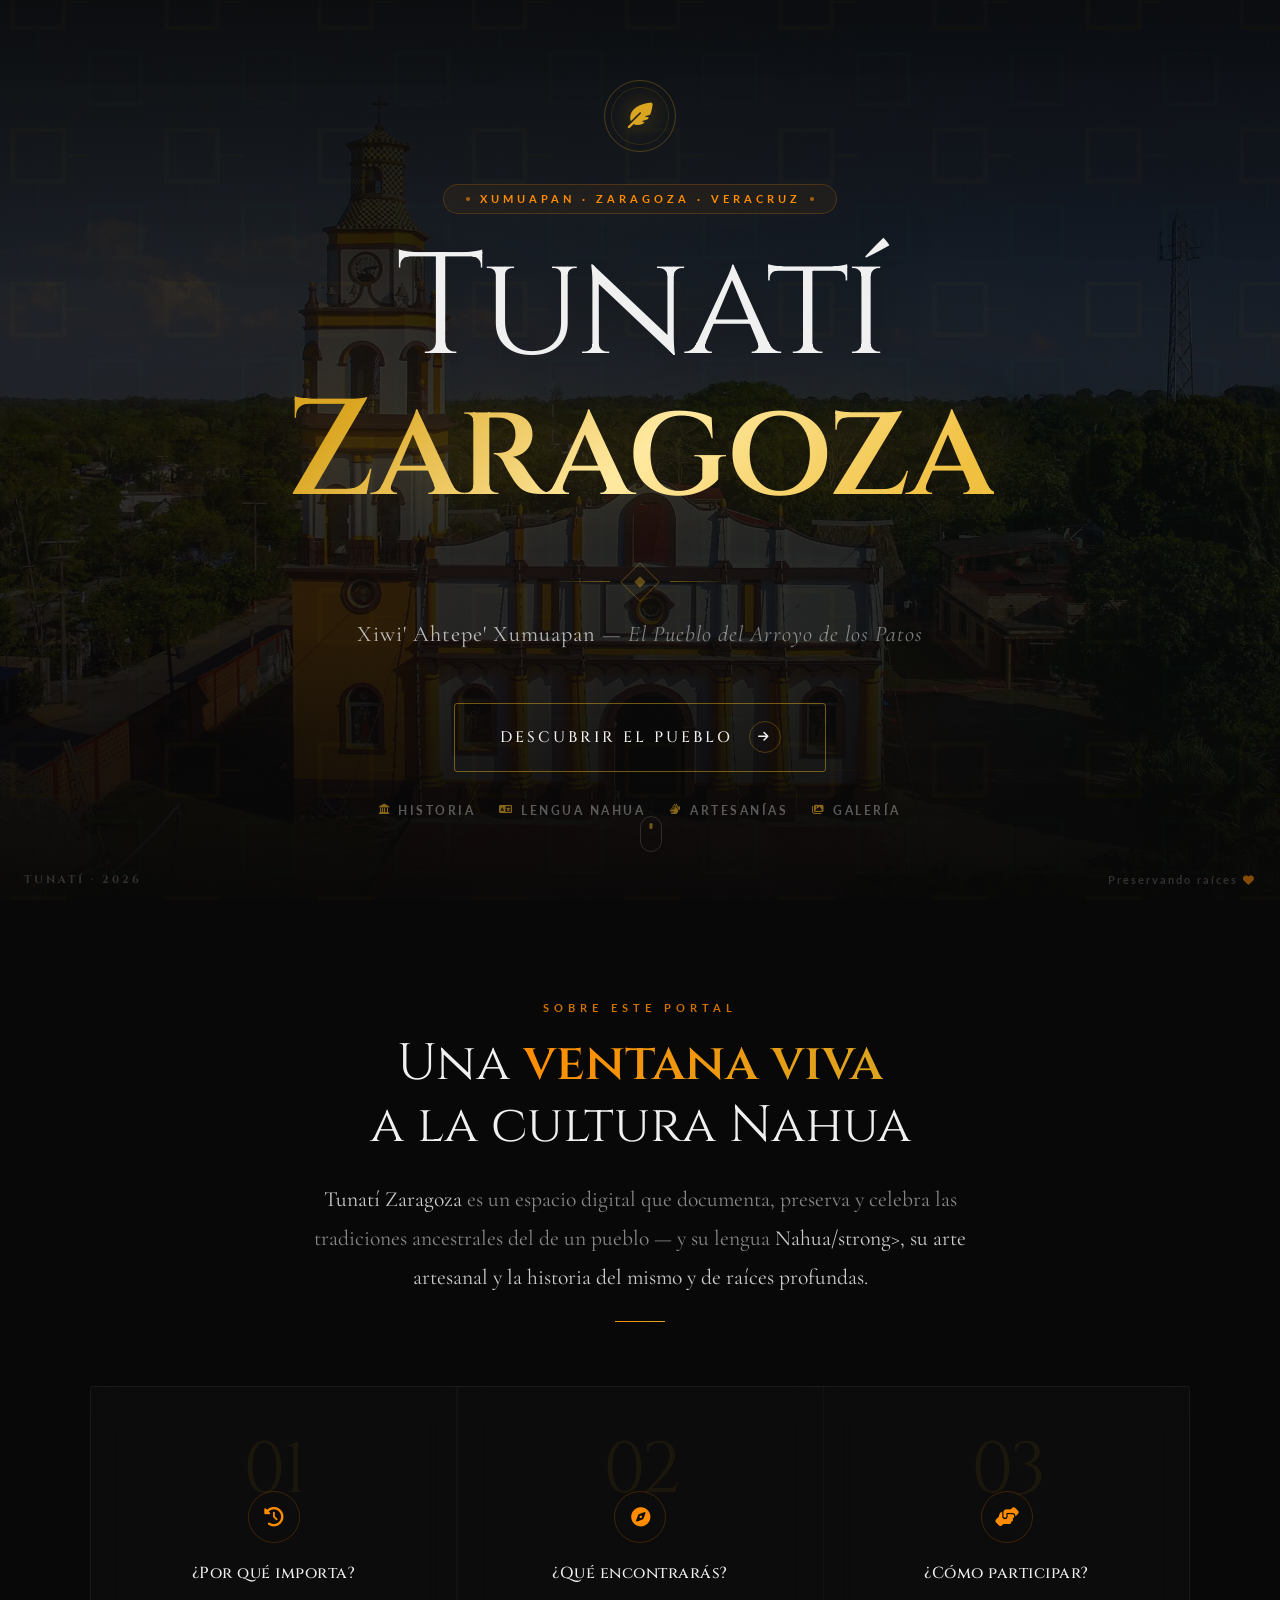
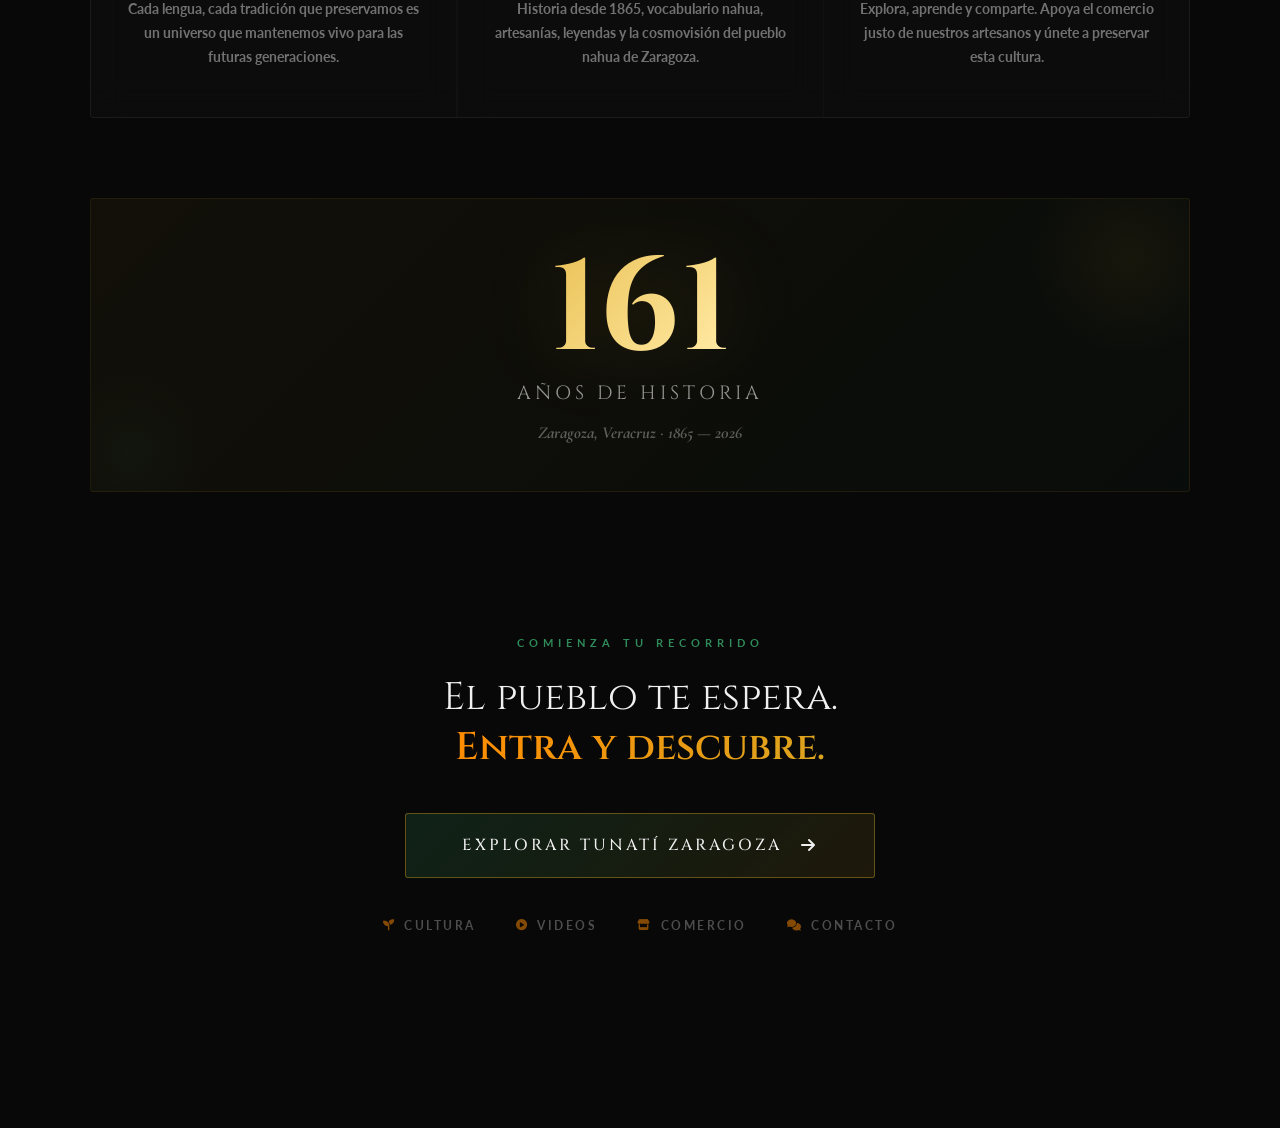
<file: index.html>
<!DOCTYPE html>
<html lang="es">

<head>
  <meta charset="UTF-8">
  <meta name="viewport" content="width=device-width, initial-scale=1.0">
  <meta name="description"
    content="Tunatí Zaragoza – Portal a la cultura nahua de Zaragoza, Veracruz. 161 años de historia viva, tradiciones ancestrales, lengua náhuat.">
  <title>Tunatí Zaragoza · Bienvenida</title>

  <link href="https://fonts.googleapis.com/css2?family=Cinzel:wght@300;400;500;600;700&family=Lato:ital,wght@0,300;0,400;0,700;1,300;1,400&family=Cormorant+Garamond:ital,wght@0,300;0,400;1,300;1,400&display=swap"
    rel="stylesheet">
  <link rel="stylesheet" href="https://cdnjs.cloudflare.com/ajax/libs/font-awesome/6.4.0/css/all.min.css">

  <style>
    /* =========================================
       TUNATÍ ZARAGOZA · PORTAL CULTURAL
       Entrada Cinematográfica · Versión 2.0
       ========================================= */

    :root {
      --primary: #2E8B57;
      --primary-light: #3aad6e;
      --secondary: #FF8C00;
      --accent: #8B5A2B;
      --gold: #DAA520;
      --gold-light: #f0c040;
      --gold-dim: rgba(218, 165, 32, 0.15);
      --dark: #080808;
      --dark-2: #0e0e0e;
      --light: #F0F0F0;
      --light-dim: rgba(240, 240, 240, 0.6);
      --light-faint: rgba(240, 240, 240, 0.25);
      --transition: all 0.5s cubic-bezier(0.25, 0.46, 0.45, 0.94);
    }

    *, *::before, *::after {
      margin: 0;
      padding: 0;
      box-sizing: border-box;
    }

    html {
      font-size: 16px;
      scroll-behavior: smooth;
    }

    body {
      font-family: 'Lato', sans-serif;
      background: var(--dark);
      color: var(--light);
      overflow-x: hidden;
      cursor: default;
    }

    a { text-decoration: none; color: inherit; }
    img { max-width: 100%; display: block; }

    /* ─── PANTALLA DE CARGA ─── */
    #loader {
      position: fixed;
      inset: 0;
      background: var(--dark);
      z-index: 9999;
      display: flex;
      flex-direction: column;
      align-items: center;
      justify-content: center;
      transition: opacity 0.8s ease, visibility 0.8s ease;
    }

    #loader.hidden {
      opacity: 0;
      visibility: hidden;
      pointer-events: none;
    }

    .loader-glyph {
      width: 64px;
      height: 64px;
      margin-bottom: 2rem;
      position: relative;
    }

    .loader-glyph::before, .loader-glyph::after {
      content: '';
      position: absolute;
      inset: 0;
      border-radius: 50%;
      border: 1.5px solid transparent;
    }

    .loader-glyph::before {
      border-top-color: var(--gold);
      border-right-color: var(--gold);
      animation: spinCW 1.2s linear infinite;
    }

    .loader-glyph::after {
      border-bottom-color: var(--primary);
      border-left-color: var(--primary);
      animation: spinCCW 1.8s linear infinite;
    }

    .loader-glyph-center {
      position: absolute;
      inset: 14px;
      background: linear-gradient(135deg, rgba(218,165,32,0.1), rgba(46,139,87,0.1));
      border-radius: 50%;
      display: flex;
      align-items: center;
      justify-content: center;
      font-size: 1.4rem;
      color: var(--gold);
    }

    @keyframes spinCW { to { transform: rotate(360deg); } }
    @keyframes spinCCW { to { transform: rotate(-360deg); } }

    .loader-text {
      font-family: 'Cinzel', serif;
      font-size: 0.75rem;
      letter-spacing: 6px;
      text-transform: uppercase;
      color: rgba(240,240,240,0.3);
      animation: pulse 1.5s ease-in-out infinite;
    }

    @keyframes pulse {
      0%, 100% { opacity: 0.3; }
      50% { opacity: 0.7; }
    }

    /* ─── FONDO CINEMATOGRÁFICO ─── */
    .cinematic-bg {
      position: fixed;
      inset: 0;
      z-index: 0;
    }

    .cinematic-bg img {
      width: 100%;
      height: 100%;
      object-fit: cover;
      opacity: 0.42;
      filter: brightness(0.7) saturate(1.4) contrast(1.05);
      animation: kenBurns 28s ease-in-out infinite alternate;
      transform-origin: center center;
    }

    @keyframes kenBurns {
      0%   { transform: scale(1) translate(0, 0); }
      33%  { transform: scale(1.08) translate(-1.5%, 0.5%); }
      66%  { transform: scale(1.05) translate(1%, -1%); }
      100% { transform: scale(1.12) translate(-2%, -0.5%); }
    }

    /* Capas de color */
    .cinematic-bg::before {
      content: '';
      position: absolute;
      inset: 0;
      background:
        linear-gradient(to bottom,
          rgba(8,8,8,0.88) 0%,
          rgba(8,8,8,0.45) 40%,
          rgba(8,8,8,0.55) 70%,
          rgba(8,8,8,0.96) 100%),
        radial-gradient(ellipse at 20% 25%, rgba(218,165,32,0.09) 0%, transparent 55%),
        radial-gradient(ellipse at 80% 75%, rgba(46,139,87,0.07) 0%, transparent 55%);
      z-index: 1;
    }

    /* ─── PATRÓN DECORATIVO NAHUA ─── */
    .nahua-pattern {
      position: fixed;
      inset: 0;
      z-index: 1;
      pointer-events: none;
      overflow: hidden;
    }

    .nahua-pattern svg {
      position: absolute;
      width: 100%;
      height: 100%;
      opacity: 0.025;
    }

    /* ─── PARTÍCULAS FLOTANTES ─── */
    .particles {
      position: fixed;
      inset: 0;
      z-index: 2;
      pointer-events: none;
    }

    .particle {
      position: absolute;
      border-radius: 50%;
      animation: float linear infinite;
      opacity: 0;
    }

    @keyframes float {
      0%   { opacity: 0; transform: translateY(100vh) rotate(0deg); }
      5%   { opacity: 1; }
      95%  { opacity: 1; }
      100% { opacity: 0; transform: translateY(-10vh) rotate(360deg); }
    }

    /* ─── MAIN WRAPPER ─── */
    .portal {
      position: relative;
      min-height: 100vh;
      z-index: 10;
      display: flex;
      flex-direction: column;
    }

    /* ─── SECCIÓN 1: HERO COMPLETO ─── */
    .hero-section {
      min-height: 100vh;
      display: flex;
      flex-direction: column;
      align-items: center;
      justify-content: center;
      text-align: center;
      padding: 2rem 1.5rem;
      position: relative;
    }

    /* Emblema superior */
    .hero-emblem {
      margin-bottom: 2rem;
      opacity: 0;
      animation: riseUp 1s ease forwards;
      animation-delay: 0.3s;
    }

    .emblem-ring {
      display: inline-flex;
      align-items: center;
      justify-content: center;
      width: 72px;
      height: 72px;
      border: 1px solid rgba(218,165,32,0.3);
      border-radius: 50%;
      position: relative;
    }

    .emblem-ring::before {
      content: '';
      position: absolute;
      inset: 6px;
      border: 1px solid rgba(218,165,32,0.15);
      border-radius: 50%;
    }

    .emblem-ring i {
      font-size: 1.6rem;
      color: var(--gold);
      filter: drop-shadow(0 0 12px rgba(218,165,32,0.4));
    }

    /* Badge de ubicación */
    .location-badge {
      display: inline-flex;
      align-items: center;
      gap: 0.6rem;
      padding: 0.45rem 1.4rem;
      border: 1px solid rgba(255,140,0,0.2);
      border-radius: 60px;
      background: rgba(255,140,0,0.06);
      font-family: 'Lato', sans-serif;
      font-size: 0.7rem;
      font-weight: 700;
      letter-spacing: 4px;
      text-transform: uppercase;
      color: var(--secondary);
      margin-bottom: 1.5rem;
      backdrop-filter: blur(8px);
      -webkit-backdrop-filter: blur(8px);
      opacity: 0;
      animation: riseUp 1s ease forwards;
      animation-delay: 0.5s;
    }

    .location-dot {
      width: 4px;
      height: 4px;
      background: var(--secondary);
      border-radius: 50%;
      opacity: 0.6;
    }

    /* Título principal */
    .hero-title {
      font-family: 'Cinzel', serif;
      font-weight: 300;
      line-height: 1;
      margin-bottom: 1.2rem;
      opacity: 0;
      animation: riseUp 1.2s ease forwards;
      animation-delay: 0.7s;
    }

    .title-line-1 {
      display: block;
      font-size: clamp(4rem, 13vw, 9rem);
      color: var(--light);
      letter-spacing: -0.03em;
      text-shadow: 0 2px 40px rgba(0,0,0,0.5);
      font-weight: 300;
    }

    .title-line-2 {
      display: block;
      font-size: clamp(3.8rem, 12.5vw, 8.5rem);
      font-weight: 600;
      background: linear-gradient(135deg, var(--gold) 10%, #ffe9a0 50%, var(--gold-light) 90%);
      -webkit-background-clip: text;
      -webkit-text-fill-color: transparent;
      background-clip: text;
      letter-spacing: -0.02em;
      filter: drop-shadow(0 0 30px rgba(218,165,32,0.25));
      line-height: 1.05;
    }

    /* Separador decorativo */
    .hero-divider {
      display: flex;
      align-items: center;
      gap: 1rem;
      justify-content: center;
      margin: 1.5rem 0;
      opacity: 0;
      animation: riseUp 1s ease forwards;
      animation-delay: 1s;
    }

    .divider-line {
      height: 1px;
      width: 60px;
      background: linear-gradient(90deg, transparent, rgba(218,165,32,0.5));
    }

    .divider-line.right {
      background: linear-gradient(90deg, rgba(218,165,32,0.5), transparent);
    }

    .divider-glyph {
      width: 28px;
      height: 28px;
      border: 1px solid rgba(218,165,32,0.3);
      transform: rotate(45deg);
      display: flex;
      align-items: center;
      justify-content: center;
    }

    .divider-glyph::after {
      content: '';
      width: 8px;
      height: 8px;
      background: var(--gold);
      opacity: 0.4;
    }

    /* Frase náhuat */
    .hero-nahuatl {
      font-family: 'Cormorant Garamond', serif;
      font-size: clamp(1rem, 2.8vw, 1.4rem);
      font-style: italic;
      color: rgba(240,240,240,0.5);
      letter-spacing: 1px;
      margin-bottom: 3.5rem;
      opacity: 0;
      animation: riseUp 1s ease forwards;
      animation-delay: 1.1s;
    }

    .hero-nahuatl strong {
      color: rgba(240,240,240,0.75);
      font-style: normal;
      font-weight: 400;
    }

    /* Botón de entrada */
    .enter-btn {
      display: inline-flex;
      align-items: center;
      gap: 1rem;
      padding: 1.1rem 2.8rem;
      background: transparent;
      border: 1.5px solid rgba(218,165,32,0.5);
      border-radius: 3px;
      font-family: 'Cinzel', serif;
      font-size: 0.95rem;
      font-weight: 500;
      letter-spacing: 3px;
      text-transform: uppercase;
      color: var(--light);
      position: relative;
      overflow: hidden;
      transition: var(--transition);
      opacity: 0;
      animation: riseUp 1s ease forwards;
      animation-delay: 1.3s;
      cursor: pointer;
    }

    .enter-btn::before {
      content: '';
      position: absolute;
      inset: 0;
      background: linear-gradient(135deg, rgba(218,165,32,0.12), rgba(46,139,87,0.08));
      opacity: 0;
      transition: opacity 0.4s ease;
    }

    .enter-btn::after {
      content: '';
      position: absolute;
      bottom: 0;
      left: 0;
      width: 0;
      height: 1.5px;
      background: linear-gradient(90deg, var(--gold), var(--primary-light));
      transition: width 0.5s ease;
    }

    .enter-btn:hover {
      border-color: rgba(218,165,32,0.8);
      color: var(--gold-light);
      transform: translateY(-3px);
      box-shadow: 0 15px 40px -10px rgba(218,165,32,0.15);
    }

    .enter-btn:hover::before { opacity: 1; }
    .enter-btn:hover::after { width: 100%; }

    .enter-btn .btn-arrow {
      display: inline-flex;
      align-items: center;
      justify-content: center;
      width: 32px;
      height: 32px;
      border: 1px solid rgba(218,165,32,0.3);
      border-radius: 50%;
      font-size: 0.75rem;
      transition: transform 0.3s ease;
    }

    .enter-btn:hover .btn-arrow {
      transform: translateX(3px);
      border-color: rgba(218,165,32,0.7);
      background: rgba(218,165,32,0.1);
    }

    /* Links secundarios */
    .hero-secondary-links {
      display: flex;
      justify-content: center;
      gap: 1.5rem;
      margin-top: 2rem;
      flex-wrap: wrap;
      opacity: 0;
      animation: riseUp 1s ease forwards;
      animation-delay: 1.5s;
    }

    .sec-link {
      display: inline-flex;
      align-items: center;
      gap: 0.4rem;
      font-size: 0.72rem;
      font-weight: 700;
      letter-spacing: 2.5px;
      text-transform: uppercase;
      color: rgba(240,240,240,0.35);
      transition: color 0.3s ease;
      padding-bottom: 2px;
      border-bottom: 1px solid transparent;
    }

    .sec-link:hover {
      color: rgba(240,240,240,0.7);
      border-bottom-color: rgba(218,165,32,0.3);
    }

    .sec-link i { font-size: 0.65rem; color: var(--gold); opacity: 0.6; }

    /* Scroll indicator */
    .scroll-hint {
      position: absolute;
      bottom: 2.5rem;
      left: 50%;
      transform: translateX(-50%);
      display: flex;
      flex-direction: column;
      align-items: center;
      gap: 0.5rem;
      opacity: 0;
      animation: riseUp 1s ease forwards;
      animation-delay: 1.8s;
    }

    .scroll-hint span {
      font-size: 0.62rem;
      letter-spacing: 4px;
      text-transform: uppercase;
      color: rgba(240,240,240,0.25);
    }

    .scroll-mouse {
      width: 22px;
      height: 36px;
      border: 1.5px solid rgba(240,240,240,0.15);
      border-radius: 11px;
      position: relative;
    }

    .scroll-mouse::after {
      content: '';
      position: absolute;
      top: 6px;
      left: 50%;
      transform: translateX(-50%);
      width: 3px;
      height: 6px;
      background: rgba(218,165,32,0.5);
      border-radius: 2px;
      animation: scrollDrop 2s ease-in-out infinite;
    }

    @keyframes scrollDrop {
      0%, 100% { opacity: 1; top: 6px; }
      50% { opacity: 0; top: 18px; }
    }

    /* ─── SECCIÓN 2: INTRO NARRATIVA ─── */
    .intro-section {
      padding: 6rem 1.5rem;
      position: relative;
      z-index: 10;
    }

    .intro-container {
      max-width: 1100px;
      margin: 0 auto;
    }

    .intro-header {
      text-align: center;
      margin-bottom: 4rem;
    }

    .micro-label {
      display: inline-block;
      font-size: 0.68rem;
      font-weight: 700;
      letter-spacing: 5px;
      text-transform: uppercase;
      color: var(--secondary);
      margin-bottom: 1.2rem;
      opacity: 0.8;
    }

    .intro-title {
      font-family: 'Cinzel', serif;
      font-size: clamp(2rem, 5vw, 3.2rem);
      font-weight: 300;
      color: var(--light);
      margin-bottom: 1.5rem;
      line-height: 1.2;
    }

    .intro-title em {
      font-style: normal;
      background: linear-gradient(120deg, var(--secondary), var(--gold));
      -webkit-background-clip: text;
      -webkit-text-fill-color: transparent;
      background-clip: text;
      font-weight: 600;
    }

    .intro-lead {
      font-family: 'Cormorant Garamond', serif;
      font-size: clamp(1.1rem, 2.2vw, 1.35rem);
      color: rgba(240,240,240,0.55);
      line-height: 1.8;
      max-width: 700px;
      margin: 0 auto;
    }

    .intro-lead strong {
      color: rgba(240,240,240,0.85);
      font-weight: 400;
    }

    .oro-line {
      width: 50px;
      height: 1.5px;
      background: linear-gradient(90deg, var(--secondary), var(--gold));
      margin: 1.5rem auto 0;
    }

    /* ─── TRES PILARES ─── */
    .pillars-grid {
      display: grid;
      grid-template-columns: repeat(3, 1fr);
      gap: 1.5px;
      background: rgba(255,255,255,0.04);
      border: 1px solid rgba(255,255,255,0.04);
      border-radius: 4px;
      overflow: hidden;
      margin-bottom: 5rem;
    }

    .pillar-card {
      background: rgba(10,10,10,0.7);
      backdrop-filter: blur(16px);
      -webkit-backdrop-filter: blur(16px);
      padding: 3rem 2rem;
      text-align: center;
      position: relative;
      overflow: hidden;
      transition: background 0.4s ease;
      cursor: default;
    }

    .pillar-card::before {
      content: '';
      position: absolute;
      top: 0;
      left: 0;
      right: 0;
      height: 2px;
      background: linear-gradient(90deg, transparent, var(--gold), transparent);
      transform: scaleX(0);
      transition: transform 0.5s ease;
    }

    .pillar-card:hover::before { transform: scaleX(1); }

    .pillar-card:hover {
      background: rgba(14,14,14,0.9);
    }

    .pillar-number {
      font-family: 'Cinzel', serif;
      font-size: 4.5rem;
      font-weight: 300;
      color: rgba(218,165,32,0.08);
      line-height: 1;
      margin-bottom: -1rem;
      letter-spacing: -3px;
      transition: color 0.4s ease;
    }

    .pillar-card:hover .pillar-number { color: rgba(218,165,32,0.12); }

    .pillar-icon {
      display: inline-flex;
      align-items: center;
      justify-content: center;
      width: 52px;
      height: 52px;
      border: 1px solid rgba(255,140,0,0.2);
      border-radius: 50%;
      margin-bottom: 1.2rem;
      font-size: 1.2rem;
      color: var(--secondary);
      transition: all 0.4s ease;
      position: relative;
    }

    .pillar-card:hover .pillar-icon {
      border-color: rgba(218,165,32,0.4);
      color: var(--gold);
      box-shadow: 0 0 20px rgba(218,165,32,0.1);
    }

    .pillar-title {
      font-family: 'Cinzel', serif;
      font-size: 1rem;
      font-weight: 500;
      color: var(--light);
      margin-bottom: 0.8rem;
      letter-spacing: 0.5px;
    }

    .pillar-text {
      font-size: 0.88rem;
      color: rgba(240,240,240,0.45);
      line-height: 1.7;
      font-family: 'Lato', sans-serif;
    }

    /* ─── HITO: 161 AÑOS ─── */
    .milestone-strip {
      margin: 0 0 5rem;
      padding: 3rem 2rem;
      background: linear-gradient(135deg, rgba(218,165,32,0.05) 0%, rgba(46,139,87,0.04) 100%);
      border: 1px solid rgba(218,165,32,0.1);
      border-radius: 3px;
      text-align: center;
      position: relative;
      overflow: hidden;
    }

    .milestone-strip::before {
      content: '';
      position: absolute;
      top: -40px; right: -40px;
      width: 200px; height: 200px;
      border-radius: 50%;
      background: radial-gradient(circle, rgba(218,165,32,0.06), transparent 70%);
      pointer-events: none;
    }

    .milestone-strip::after {
      content: '';
      position: absolute;
      bottom: -40px; left: -40px;
      width: 160px; height: 160px;
      border-radius: 50%;
      background: radial-gradient(circle, rgba(46,139,87,0.05), transparent 70%);
      pointer-events: none;
    }

    .milestone-number {
      font-family: 'Cinzel', serif;
      font-size: clamp(4rem, 12vw, 8rem);
      font-weight: 700;
      line-height: 1;
      background: linear-gradient(135deg, var(--gold) 20%, #ffe8a0 60%, var(--gold-light));
      -webkit-background-clip: text;
      -webkit-text-fill-color: transparent;
      background-clip: text;
      filter: drop-shadow(0 0 40px rgba(218,165,32,0.15));
      display: block;
    }

    .milestone-label {
      font-family: 'Cinzel', serif;
      font-size: clamp(0.9rem, 2.5vw, 1.2rem);
      font-weight: 400;
      color: rgba(240,240,240,0.6);
      letter-spacing: 4px;
      text-transform: uppercase;
      margin-top: 0.3rem;
    }

    .milestone-sub {
      font-family: 'Cormorant Garamond', serif;
      font-style: italic;
      font-size: 1.05rem;
      color: rgba(240,240,240,0.35);
      margin-top: 1rem;
    }

    /* ─── CTA FINAL ─── */
    .cta-section {
      text-align: center;
      padding: 4rem 1.5rem 6rem;
    }

    .cta-label {
      font-size: 0.68rem;
      font-weight: 700;
      letter-spacing: 5px;
      text-transform: uppercase;
      color: var(--primary-light);
      margin-bottom: 1.5rem;
      opacity: 0.8;
    }

    .cta-text {
      font-family: 'Cinzel', serif;
      font-size: clamp(1.5rem, 4vw, 2.4rem);
      font-weight: 300;
      color: var(--light);
      margin-bottom: 2.5rem;
      line-height: 1.3;
    }

    .cta-text strong {
      background: linear-gradient(120deg, var(--secondary), var(--gold));
      -webkit-background-clip: text;
      -webkit-text-fill-color: transparent;
      background-clip: text;
      font-weight: 600;
    }

    .cta-main-btn {
      display: inline-flex;
      align-items: center;
      gap: 1.2rem;
      padding: 1.3rem 3.5rem;
      background: linear-gradient(135deg, rgba(46,139,87,0.2), rgba(218,165,32,0.1));
      border: 1.5px solid rgba(218,165,32,0.4);
      border-radius: 3px;
      font-family: 'Cinzel', serif;
      font-size: 1rem;
      font-weight: 500;
      letter-spacing: 3px;
      text-transform: uppercase;
      color: var(--light);
      position: relative;
      overflow: hidden;
      transition: all 0.5s cubic-bezier(0.25, 0.46, 0.45, 0.94);
      cursor: pointer;
    }

    .cta-main-btn::before {
      content: '';
      position: absolute;
      inset: 0;
      background: linear-gradient(135deg, rgba(46,139,87,0.35), rgba(218,165,32,0.2));
      opacity: 0;
      transition: opacity 0.4s ease;
    }

    .cta-main-btn:hover {
      border-color: rgba(218,165,32,0.7);
      transform: translateY(-4px);
      box-shadow: 0 20px 50px -10px rgba(46,139,87,0.25), 0 0 0 1px rgba(218,165,32,0.1);
      color: var(--gold-light);
    }

    .cta-main-btn:hover::before { opacity: 1; }

    .cta-main-btn span { position: relative; z-index: 1; }
    .cta-main-btn i  { position: relative; z-index: 1; transition: transform 0.3s ease; }
    .cta-main-btn:hover i { transform: translateX(5px); }

    .cta-links-row {
      display: flex;
      justify-content: center;
      gap: 2.5rem;
      margin-top: 2.5rem;
      flex-wrap: wrap;
    }

    .cta-sec-link {
      display: inline-flex;
      align-items: center;
      gap: 0.5rem;
      font-size: 0.75rem;
      font-weight: 700;
      letter-spacing: 2.5px;
      text-transform: uppercase;
      color: rgba(240,240,240,0.3);
      border-bottom: 1px solid transparent;
      padding-bottom: 2px;
      transition: all 0.3s ease;
    }

    .cta-sec-link i { font-size: 0.7rem; color: var(--secondary); opacity: 0.5; }
    .cta-sec-link:hover { color: rgba(240,240,240,0.6); border-bottom-color: rgba(255,140,0,0.3); }

    /* ─── FOOTER PORTAL ─── */
    .portal-footer-bar {
      position: fixed;
      bottom: 0;
      left: 0;
      right: 0;
      z-index: 10;
      padding: 0.8rem 1.5rem;
      display: flex;
      align-items: center;
      justify-content: space-between;
      pointer-events: none;
    }

    .footer-year {
      font-size: 0.68rem;
      letter-spacing: 3px;
      color: rgba(240,240,240,0.18);
      font-family: 'Cinzel', serif;
    }

    .footer-heart {
      font-size: 0.68rem;
      letter-spacing: 2px;
      color: rgba(240,240,240,0.18);
    }

    .footer-heart i { color: var(--secondary); opacity: 0.5; }

    /* ─── ANIMACIONES ─── */
    @keyframes riseUp {
      from { opacity: 0; transform: translateY(30px); }
      to   { opacity: 1; transform: translateY(0); }
    }

    .reveal {
      opacity: 0;
      transform: translateY(25px);
      transition: opacity 0.9s ease, transform 0.9s ease;
    }

    .reveal.visible {
      opacity: 1;
      transform: translateY(0);
    }

    .reveal-delay-1 { transition-delay: 0.1s; }
    .reveal-delay-2 { transition-delay: 0.22s; }
    .reveal-delay-3 { transition-delay: 0.34s; }

    /* ─── RESPONSIVE ─── */
    @media (max-width: 768px) {
      .pillars-grid {
        grid-template-columns: 1fr;
        gap: 1px;
      }

      .title-line-1 { font-size: clamp(3.5rem, 16vw, 5.5rem); }
      .title-line-2 { font-size: clamp(3.2rem, 15vw, 5rem); }

      .hero-secondary-links { gap: 1rem; }
    }

    @media (max-width: 480px) {
      .enter-btn {
        padding: 1rem 2rem;
        font-size: 0.85rem;
        letter-spacing: 2px;
      }

      .cta-main-btn {
        padding: 1.1rem 2.2rem;
        font-size: 0.9rem;
        width: 100%;
        justify-content: center;
      }

      .cta-links-row { gap: 1.2rem; }
    }

    /* ─── CUSTOM SCROLLBAR ─── */
    ::-webkit-scrollbar { width: 4px; }
    ::-webkit-scrollbar-track { background: var(--dark); }
    ::-webkit-scrollbar-thumb { background: rgba(218,165,32,0.3); border-radius: 2px; }
    ::-webkit-scrollbar-thumb:hover { background: rgba(218,165,32,0.5); }
  </style>
</head>

<body>

  <!-- ══════ LOADER ══════ -->
  <div id="loader">
    <div class="loader-glyph">
      <div class="loader-glyph-center">
        <i class="fas fa-feather-alt"></i>
      </div>
    </div>
    <p class="loader-text">Cargando cultura viva</p>
  </div>

  <!-- ══════ FONDO CINEMATOGRÁFICO ══════ -->
  <div class="cinematic-bg">
    <img src="assets/img/fondo_intro.jpg" alt="Zaragoza Veracruz – Cultura Nahua">
  </div>

  <!-- Patrón decorativo Nahua (SVG geométrico) -->
  <div class="nahua-pattern">
    <svg viewBox="0 0 100 100" preserveAspectRatio="xMidYMid slice" xmlns="http://www.w3.org/2000/svg">
      <defs>
        <pattern id="nahua-geo" x="0" y="0" width="12" height="12" patternUnits="userSpaceOnUse">
          <rect x="1" y="1" width="4" height="4" fill="none" stroke="#DAA520" stroke-width="0.4"/>
          <rect x="7" y="7" width="4" height="4" fill="none" stroke="#2E8B57" stroke-width="0.4"/>
          <line x1="5" y1="3" x2="7" y2="3" stroke="#DAA520" stroke-width="0.2"/>
          <line x1="3" y1="5" x2="3" y2="7" stroke="#2E8B57" stroke-width="0.2"/>
        </pattern>
      </defs>
      <rect width="100%" height="100%" fill="url(#nahua-geo)"/>
    </svg>
  </div>

  <!-- Partículas flotantes -->
  <div class="particles" id="particles"></div>

  <!-- ══════ PORTAL PRINCIPAL ══════ -->
  <main class="portal">

    <!-- ── HERO ── -->
    <section class="hero-section">

      <!-- Emblema -->
      <div class="hero-emblem">
        <div class="emblem-ring">
          <i class="fas fa-feather-alt"></i>
        </div>
      </div>

      <!-- Ubicación -->
      <div class="location-badge">
        <span class="location-dot"></span>
        Xumuapan · Zaragoza · Veracruz
        <span class="location-dot"></span>
      </div>

      <!-- Título -->
      <h1 class="hero-title">
        <span class="title-line-1">Tunatí</span>
        <span class="title-line-2">Zaragoza</span>
      </h1>

      <!-- Divisor decorativo -->
      <div class="hero-divider">
        <div class="divider-line"></div>
        <div class="divider-glyph"><div></div></div>
        <div class="divider-line right"></div>
      </div>

      <!-- Frase náhuat -->
      <p class="hero-nahuatl">
        <strong>Xiwi' Ahtepe' Xumuapan</strong> — El Pueblo del Arroyo de los Patos
      </p>

      <!-- Botón de entrada -->
      <a href="sitio.html" class="enter-btn" id="enter-btn">
        <span>Descubrir el Pueblo</span>
        <div class="btn-arrow">
          <i class="fas fa-arrow-right"></i>
        </div>
      </a>

      <!-- Links rápidos -->
      <div class="hero-secondary-links">
        <a href="sitio.html#historia" class="sec-link">
          <i class="fas fa-landmark"></i> Historia
        </a>
        <a href="sitio.html#lengua" class="sec-link">
          <i class="fas fa-language"></i> Lengua Nahua
        </a>
        <a href="sitio.html#artesanias" class="sec-link">
          <i class="fas fa-hands"></i> Artesanías
        </a>
        <a href="sitio.html#galeria" class="sec-link">
          <i class="fas fa-images"></i> Galería
        </a>
      </div>

      <!-- Scroll hint -->
      <div class="scroll-hint">
        <div class="scroll-mouse"></div>
        <span></span>
      </div>
    </section>

    <!-- ── INTRO NARRATIVA ── -->
    <section class="intro-section">
      <div class="intro-container">

        <div class="intro-header reveal">
          <span class="micro-label">Sobre este portal</span>
          <h2 class="intro-title">Una <em>ventana viva</em><br>a la cultura Nahua</h2>
          <p class="intro-lead">
            <strong>Tunatí Zaragoza</strong> es un espacio digital que documenta, preserva
            y celebra las tradiciones ancestrales del de un pueblo — y su lengua <strong>Nahua/strong>,
            su arte artesanal y la historia del mismo y de raíces profundas.
          </p>
          <div class="oro-line"></div>
        </div>

        <!-- Tres pilares -->
        <div class="pillars-grid">
          <div class="pillar-card reveal reveal-delay-1">
            <div class="pillar-number">01</div>
            <div class="pillar-icon">
              <i class="fas fa-history"></i>
            </div>
            <h3 class="pillar-title">¿Por qué importa?</h3>
            <p class="pillar-text">Cada lengua, cada tradición que preservamos es un universo que mantenemos vivo para las futuras generaciones.</p>
          </div>

          <div class="pillar-card reveal reveal-delay-2">
            <div class="pillar-number">02</div>
            <div class="pillar-icon">
              <i class="fas fa-compass"></i>
            </div>
            <h3 class="pillar-title">¿Qué encontrarás?</h3>
            <p class="pillar-text">Historia desde 1865, vocabulario nahua, artesanías, leyendas y la cosmovisión del pueblo nahua de Zaragoza.</p>
          </div>

          <div class="pillar-card reveal reveal-delay-3">
            <div class="pillar-number">03</div>
            <div class="pillar-icon">
              <i class="fas fa-hands-helping"></i>
            </div>
            <h3 class="pillar-title">¿Cómo participar?</h3>
            <p class="pillar-text">Explora, aprende y comparte. Apoya el comercio justo de nuestros artesanos y únete a preservar esta cultura.</p>
          </div>
        </div>

        <!-- Hito 161 años -->
        <div class="milestone-strip reveal">
          <span class="milestone-number">161</span>
          <p class="milestone-label">Años de Historia</p>
          <p class="milestone-sub">Zaragoza, Veracruz · 1865 — 2026</p>
        </div>

        <!-- CTA final -->
        <div class="cta-section reveal">
          <p class="cta-label">Comienza tu recorrido</p>
          <h2 class="cta-text">
            El pueblo te espera.<br>
            <strong>Entra y descubre.</strong>
          </h2>
          <a href="sitio.html" class="cta-main-btn" id="cta-btn">
            <span>Explorar Tunatí Zaragoza</span>
            <i class="fas fa-arrow-right"></i>
          </a>

          <div class="cta-links-row">
            <a href="sitio.html#cultura" class="cta-sec-link">
              <i class="fas fa-seedling"></i> Cultura
            </a>
            <a href="sitio.html#videos" class="cta-sec-link">
              <i class="fas fa-play-circle"></i> Videos
            </a>
            <a href="sitio.html#comercio" class="cta-sec-link">
              <i class="fas fa-store"></i> Comercio
            </a>
            <a href="sitio.html#contacto" class="cta-sec-link">
              <i class="fas fa-comments"></i> Contacto
            </a>
          </div>
        </div>
      </div>
    </section>

  </main>

  <!-- Footer bar fija -->
  <div class="portal-footer-bar">
    <span class="footer-year">TUNATÍ · 2026</span>
    <span class="footer-heart">Preservando raíces <i class="fas fa-heart"></i></span>
  </div>

  <script>
    /* ── LOADER ── */
    window.addEventListener('load', () => {
      setTimeout(() => {
        document.getElementById('loader').classList.add('hidden');
      }, 900);
    });

    /* ── PARTÍCULAS ── */
    const particlesContainer = document.getElementById('particles');
    const colors = [
      'rgba(218,165,32,0.35)',
      'rgba(46,139,87,0.25)',
      'rgba(255,140,0,0.2)',
      'rgba(240,208,100,0.2)'
    ];
    const sizes = [2, 3, 2, 4, 2];

    for (let i = 0; i < 22; i++) {
      const p = document.createElement('div');
      p.className = 'particle';
      const size = sizes[Math.floor(Math.random() * sizes.length)];
      const color = colors[Math.floor(Math.random() * colors.length)];
      const duration = 12 + Math.random() * 18;
      const delay = Math.random() * 20;
      const left = Math.random() * 100;

      p.style.cssText = `
        left: ${left}%;
        width: ${size}px;
        height: ${size}px;
        background: ${color};
        animation-duration: ${duration}s;
        animation-delay: ${delay}s;
      `;
      particlesContainer.appendChild(p);
    }

    /* ── REVEAL ON SCROLL ── */
    const revealEls = document.querySelectorAll('.reveal');
    const observer = new IntersectionObserver((entries) => {
      entries.forEach(e => {
        if (e.isIntersecting) {
          e.target.classList.add('visible');
          observer.unobserve(e.target);
        }
      });
    }, { threshold: 0.12 });

    revealEls.forEach(el => observer.observe(el));

    /* ── TRANSICIÓN DE SALIDA ── */
    function handleExit(e) {
      e.preventDefault();
      const href = e.currentTarget.getAttribute('href');
      document.getElementById('loader').classList.remove('hidden');
      document.getElementById('loader').style.opacity = '1';
      document.getElementById('loader').style.visibility = 'visible';
      setTimeout(() => { window.location.href = href; }, 500);
    }

    document.getElementById('enter-btn').addEventListener('click', handleExit);
    document.getElementById('cta-btn').addEventListener('click', handleExit);
  </script>

</body>
</html>
</file>
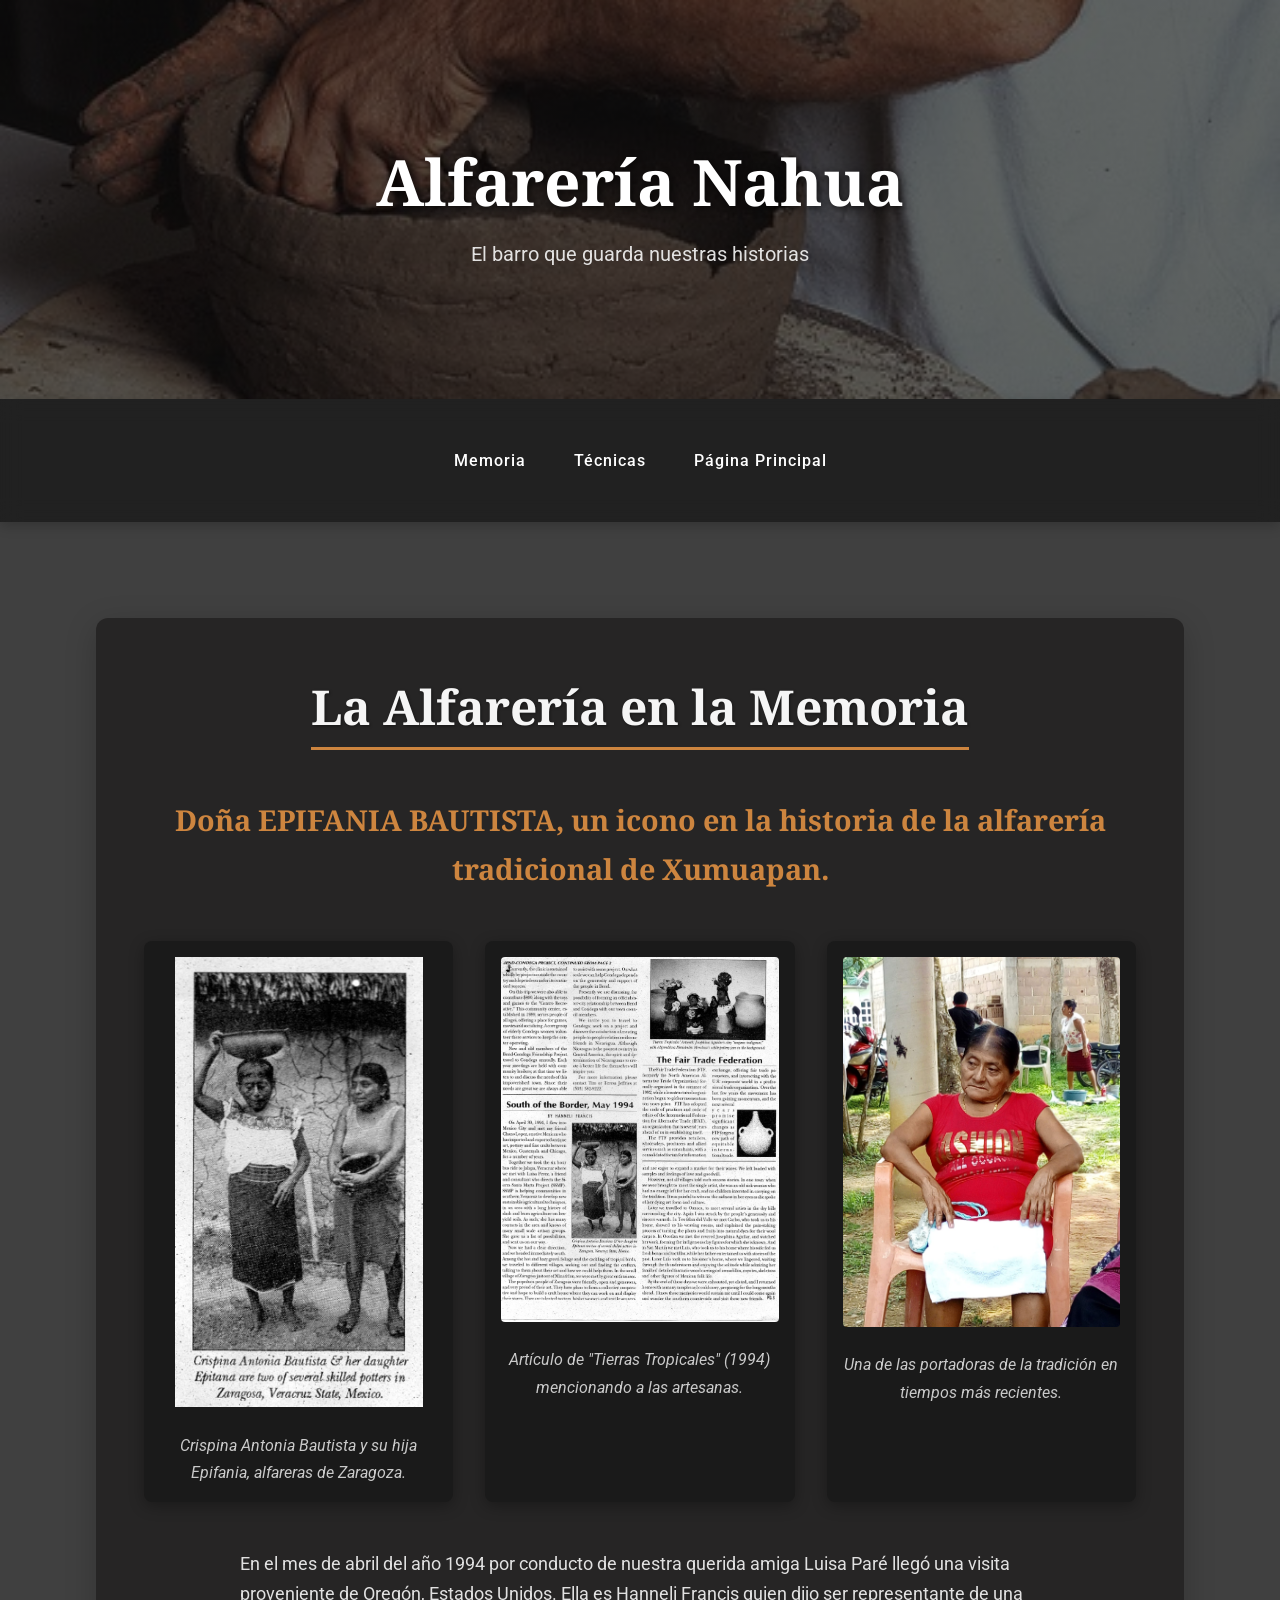
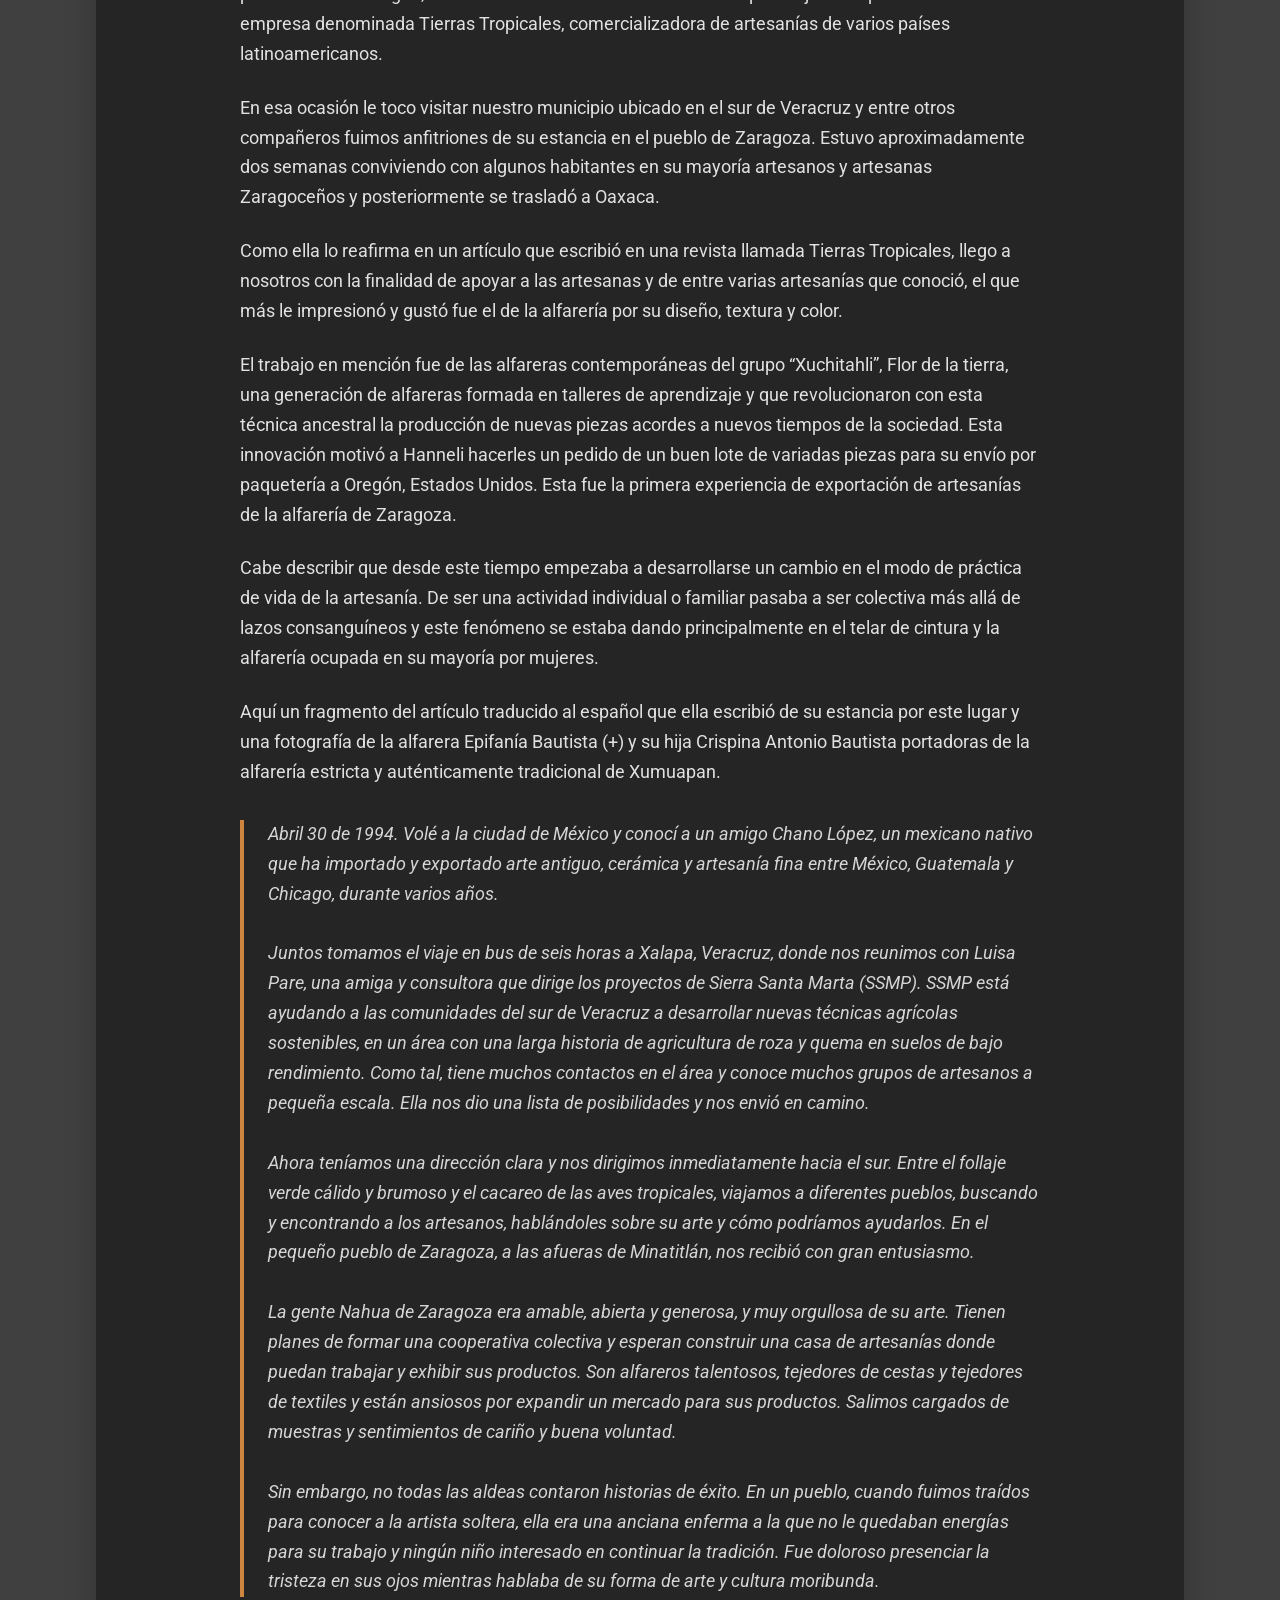
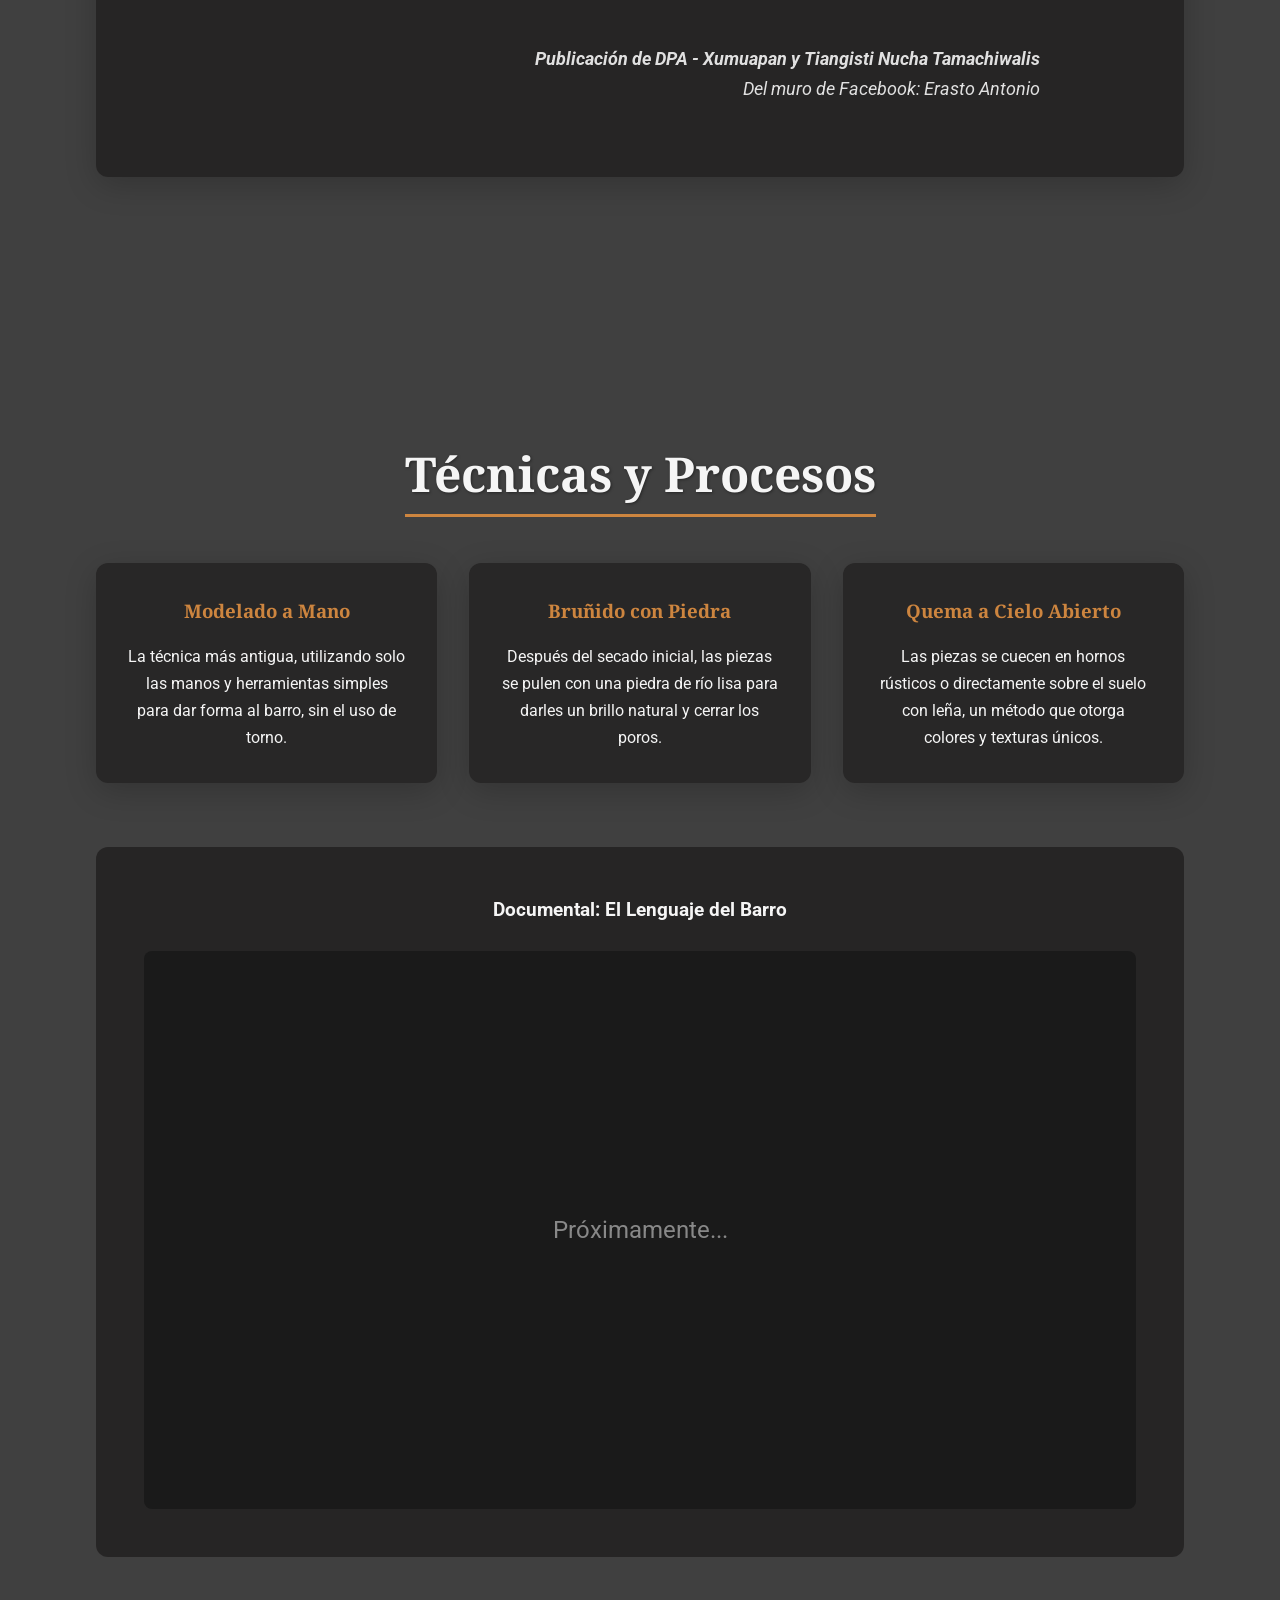
<file: alfareria.html>
<!DOCTYPE html>
<html lang="es">
<head>
    <meta charset="UTF-8">
    <meta name="viewport" content="width=device-width, initial-scale=1.0">
    <title>Alfarería Nahua |Tunatí Zaragoza </title>
    <link rel="preconnect" href="https://fonts.googleapis.com">
    <link rel="preconnect" href="https://fonts.gstatic.com" crossorigin>
    <link href="https://fonts.googleapis.com/css2?family=Noto+Serif:ital,wght@0,400;0,700;1,400&family=Roboto:wght@400;500;700&display=swap" rel="stylesheet">
    <style>
        /* ===== VARIABLES Y ESTILOS BASE ===== */
        :root {
            --primary-color: #8B4513; /* Marrón silla de montar */
            --primary-color-rgb: 139, 69, 19;
            --secondary-color: #CD853F; /* Perú */
            --accent-color: #A0522D;   /* Siena */
            --accent-color-rgb: 160, 82, 45;
            --dark-color: #1A1A1A;     /* Negro suavizado */
            --light-color: #F5F5F5;
            --text-dark: #333;
            --overlay-color: rgba(0, 0, 0, 0.75);
            --transition: all 0.4s cubic-bezier(0.25, 0.8, 0.25, 1);
        }

        /* ===== RESET Y ESTRUCTURA ===== */
        * {
            margin: 0;
            padding: 0;
            box-sizing: border-box;
        }

        html {
            scroll-behavior: smooth;
        }

        body {
            font-family: 'Roboto', 'Noto Sans', sans-serif;
            line-height: 1.7;
            color: var(--light-color);
            background: 
                linear-gradient(var(--overlay-color), var(--overlay-color)),
                url('https://placehold.co/1920x1080/1A1A1A/333333?text=Fondo+Zaragoza') no-repeat center center/cover fixed;
            position: relative;
            min-height: 100vh;
        }
        
        /* ===== COMPONENTES REUTILIZABLES ===== */
        .container {
            width: 90%;
            max-width: 1200px;
            margin: 0 auto;
            padding: 2rem;
        }

        .section {
            padding: 4rem 0;
        }
        
        .section-title {
            text-align: center;
            font-size: clamp(2rem, 5vw, 3rem);
            font-family: 'Noto Serif', serif;
            margin-bottom: 3rem;
            color: var(--light-color);
            text-shadow: 1px 1px 3px rgba(0,0,0,0.4);
        }

        .section-title span {
            border-bottom: 3px solid var(--secondary-color);
            padding-bottom: 0.5rem;
        }

        /* ===== HEADER Y NAVEGACIÓN ===== */
        .header {
            background: linear-gradient(rgba(0,0,0,0.6), rgba(0,0,0,0.6)), url('assets/img/alfareria/hero-alfareria.jpg') no-repeat center center/cover;
            color: white;
            padding: 8rem 0;
            text-align: center;
        }

        .header h1 {
            font-size: clamp(2.5rem, 6vw, 4rem);
            font-family: 'Noto Serif', serif;
            text-shadow: 2px 2px 8px rgba(0,0,0,0.7);
        }
        .header p {
            font-size: 1.25rem;
            color: rgba(245, 245, 245, 0.9);
        }

        .navbar {
            background: rgba(26, 26, 26, 0.8);
            backdrop-filter: blur(10px);
            position: sticky;
            top: 0;
            z-index: 1000;
            box-shadow: 0 4px 12px rgba(0, 0, 0, 0.2);
        }

        .navbar ul {
            display: flex;
            justify-content: center;
            list-style: none;
            flex-wrap: wrap;
        }

        .navbar a {
            color: white;
            text-decoration: none;
            padding: 1rem 1.5rem;
            display: block;
            font-weight: 500;
            letter-spacing: 1px;
            transition: var(--transition);
            position: relative;
        }

        .navbar a::after {
            content: '';
            position: absolute;
            bottom: 0.5rem;
            left: 50%;
            width: 0;
            height: 3px;
            background: var(--secondary-color);
            transition: var(--transition);
            transform: translateX(-50%);
        }

        .navbar a:hover {
            color: var(--secondary-color);
        }

        .navbar a:hover::after {
            width: 70%;
        }
        
        /* SECCIÓN MEMORIA */
        .memory-section {
            background: rgba(36, 35, 35, 0.9);
            border-radius: 12px;
            padding: 3rem;
            box-shadow: 0 8px 32px rgba(0, 0, 0, 0.2);
            margin-bottom: 4rem;
        }
        
        .memory-section h3 {
            font-family: 'Noto Serif', serif;
            color: var(--secondary-color);
            font-size: 1.8rem;
            margin-bottom: 1.5rem;
            text-align: center;
        }
        
        .memory-section p, .memory-section blockquote {
            margin-bottom: 1.5rem;
            font-size: 1.1rem;
            color: rgba(245, 245, 245, 0.9);
            max-width: 80ch;
            margin-left: auto;
            margin-right: auto;
        }
        
        .memory-section blockquote {
            border-left: 4px solid var(--secondary-color);
            margin-top: 2rem;
            margin-bottom: 2rem;
            padding-left: 1.5rem;
            font-style: italic;
            color: rgba(245, 245, 245, 0.85);
        }
        
        .image-gallery {
            display: grid;
            grid-template-columns: repeat(auto-fit, minmax(300px, 1fr));
            gap: 2rem;
            margin: 3rem 0;
        }
        
        .gallery-item {
            background: var(--dark-color);
            padding: 1rem;
            border-radius: 8px;
            text-align: center;
            box-shadow: 0 4px 15px rgba(0,0,0,0.3);
            transition: var(--transition);
        }
        
        .gallery-item:hover {
            transform: translateY(-5px) scale(1.03);
            box-shadow: 0 8px 25px rgba(0,0,0,0.5);
        }

        .gallery-item img {
            width: 100%;
            height: auto;
            max-height: 450px;
            object-fit: contain;
            border-radius: 4px;
            margin-bottom: 1rem;
        }
        
        .gallery-item figcaption {
            font-style: italic;
            color: rgba(245, 245, 245, 0.8);
        }
        
        .attribution {
            text-align: right;
            margin-top: 3rem;
            font-style: italic;
            font-size: 1rem;
            color: rgba(245, 245, 245, 0.7);
        }

        /* TÉCNICAS Y VIDEO */
        .technique-card {
            background: rgba(36, 35, 35, 0.85);
            border-radius: 12px;
            box-shadow: 0 8px 32px rgba(0, 0, 0, 0.2);
            overflow: hidden;
            text-align: center;
            padding: 2rem;
            transition: var(--transition);
        }

        .technique-card:hover {
            transform: translateY(-8px);
            box-shadow: 0 12px 40px rgba(0, 0, 0, 0.3);
        }
        
        .technique-card h3 {
            color: var(--secondary-color);
            font-family: 'Noto Serif', serif;
            margin-bottom: 1rem;
        }

        .grid-layout {
            display: grid;
            grid-template-columns: repeat(auto-fit, minmax(300px, 1fr));
            gap: 2rem;
            margin-top: 2rem;
        }

        .video-container {
            margin-top: 4rem;
            padding: 3rem;
            background: rgba(36, 35, 35, 0.9);
            border-radius: 12px;
            text-align: center;
        }
        
        .video-placeholder {
            width: 100%;
            aspect-ratio: 16 / 9;
            background: var(--dark-color);
            border-radius: 8px;
            display: flex;
            align-items: center;
            justify-content: center;
            font-size: 1.5rem;
            color: rgba(245, 245, 245, 0.5);
            margin-top: 1.5rem;
        }
    </style>
</head>
<body>
    
    <header class="header">
        <h1>Alfarería Nahua</h1>
        <p>El barro que guarda nuestras historias</p>
    </header>
    
    <nav class="navbar">
        <div class="container">
             <ul>
                <li><a href="#memoria">Memoria</a></li>
                <li><a href="#tecnicas">Técnicas</a></li>
                <li><a href="index.html">Página Principal</a></li>
            </ul>
        </div>
    </nav>
    
    <main>
        <section id="memoria" class="section">
            <div class="container">
                <div class="memory-section">
                     <h2 class="section-title"><span>La Alfarería en la Memoria</span></h2>
                    <h3>Doña EPIFANIA BAUTISTA, un icono en la historia de la alfarería tradicional de Xumuapan.</h3>
                    
                    <div class="image-gallery">
                        <figure class="gallery-item">
                            <img src="assets/img/alfareria/crispina_y_su_hija.jpg" alt="Crispina Antonia Bautista y su hija Epifania" onerror="this.onerror=null;this.src='119010691_1651609188332625_2641587897618955012_n.jpg'">
                            <figcaption>Crispina Antonia Bautista y su hija Epifania, alfareras de Zaragoza.</figcaption>
                        </figure>
                        <figure class="gallery-item">
                            <img src="assets/img/alfareria/tierras_tropicales.jpg" alt="Artículo de periódico de 1994" onerror="this.onerror=null;this.src='119054875_1651627078330836_9133510970690625678_n.jpg'">
                            <figcaption>Artículo de "Tierras Tropicales" (1994) mencionando a las artesanas.</figcaption>
                        </figure>
                        <figure class="gallery-item">
                            <img src="assets/img/alfareria/alfarera.jpg" alt="Alfarera en tiempos recientes" onerror="this.onerror=null;this.src='119083244_1651610218332522_6342987875224422464_n.jpg'">
                            <figcaption>Una de las portadoras de la tradición en tiempos más recientes.</figcaption>
                        </figure>
                    </div>

                    <p>En el mes de abril del año 1994 por conducto de nuestra querida amiga Luisa Paré llegó una visita proveniente de Oregón, Estados Unidos. Ella es Hanneli Francis quien dijo ser representante de una empresa denominada Tierras Tropicales, comercializadora de artesanías de varios países latinoamericanos.</p>
                    <p>En esa ocasión le toco visitar nuestro municipio ubicado en el sur de Veracruz y entre otros compañeros fuimos anfitriones de su estancia en el pueblo de Zaragoza. Estuvo aproximadamente dos semanas conviviendo con algunos habitantes en su mayoría artesanos y artesanas Zaragoceños y posteriormente se trasladó a Oaxaca.</p>
                    <p>Como ella lo reafirma en un artículo que escribió en una revista llamada Tierras Tropicales, llego a nosotros con la finalidad de apoyar a las artesanas y de entre varias artesanías que conoció, el que más le impresionó y gustó fue el de la alfarería por su diseño, textura y color.</p>
                    
                    <p>El trabajo en mención fue de las alfareras contemporáneas del grupo “Xuchitahli”, Flor de la tierra, una generación de alfareras formada en talleres de aprendizaje y que revolucionaron con esta técnica ancestral la producción de nuevas piezas acordes a nuevos tiempos de la sociedad. Esta innovación motivó a Hanneli hacerles un pedido de un buen lote de variadas piezas para su envío por paquetería a Oregón, Estados Unidos. Esta fue la primera experiencia de exportación de artesanías de la alfarería de Zaragoza.</p>
                    
                    <p>Cabe describir que desde este tiempo empezaba a desarrollarse un cambio en el modo de práctica de vida de la artesanía. De ser una actividad individual o familiar pasaba a ser colectiva más allá de lazos consanguíneos y este fenómeno se estaba dando principalmente en el telar de cintura y la alfarería ocupada en su mayoría por mujeres.</p>

                    <p>Aquí un fragmento del artículo traducido al español que ella escribió de su estancia por este lugar y una fotografía de la alfarera Epifanía Bautista (+) y su hija Crispina Antonio Bautista portadoras de la alfarería estricta y auténticamente tradicional de Xumuapan.</p>

                    <blockquote>
                        Abril 30 de 1994. Volé a la ciudad de México y conocí a un amigo Chano López, un mexicano nativo que ha importado y exportado arte antiguo, cerámica y artesanía fina entre México, Guatemala y Chicago, durante varios años.
                        <br><br>
                        Juntos tomamos el viaje en bus de seis horas a Xalapa, Veracruz, donde nos reunimos con Luisa Pare, una amiga y consultora que dirige los proyectos de Sierra Santa Marta (SSMP). SSMP está ayudando a las comunidades del sur de Veracruz a desarrollar nuevas técnicas agrícolas sostenibles, en un área con una larga historia de agricultura de roza y quema en suelos de bajo rendimiento. Como tal, tiene muchos contactos en el área y conoce muchos grupos de artesanos a pequeña escala. Ella nos dio una lista de posibilidades y nos envió en camino.
                        <br><br>
                        Ahora teníamos una dirección clara y nos dirigimos inmediatamente hacia el sur. Entre el follaje verde cálido y brumoso y el cacareo de las aves tropicales, viajamos a diferentes pueblos, buscando y encontrando a los artesanos, hablándoles sobre su arte y cómo podríamos ayudarlos. En el pequeño pueblo de Zaragoza, a las afueras de Minatitlán, nos recibió con gran entusiasmo.
                        <br><br>
                        La gente Nahua de Zaragoza era amable, abierta y generosa, y muy orgullosa de su arte. Tienen planes de formar una cooperativa colectiva y esperan construir una casa de artesanías donde puedan trabajar y exhibir sus productos. Son alfareros talentosos, tejedores de cestas y tejedores de textiles y están ansiosos por expandir un mercado para sus productos. Salimos cargados de muestras y sentimientos de cariño y buena voluntad.
                        <br><br>
                        Sin embargo, no todas las aldeas contaron historias de éxito. En un pueblo, cuando fuimos traídos para conocer a la artista soltera, ella era una anciana enferma a la que no le quedaban energías para su trabajo y ningún niño interesado en continuar la tradición. Fue doloroso presenciar la tristeza en sus ojos mientras hablaba de su forma de arte y cultura moribunda.
                    </blockquote>
                    
                    <p class="attribution">
                        <strong>Publicación de DPA - Xumuapan y Tiangisti Nucha Tamachiwalis</strong><br>
                        Del muro de Facebook: Erasto Antonio
                    </p>
                </div>
            </div>
        </section>

        <section id="tecnicas" class="section">
            <div class="container">
                <h2 class="section-title"><span>Técnicas y Procesos</span></h2>
                <div class="grid-layout">
                    <div class="technique-card">
                        <h3>Modelado a Mano</h3>
                        <p>La técnica más antigua, utilizando solo las manos y herramientas simples para dar forma al barro, sin el uso de torno.</p>
                    </div>
                     <div class="technique-card">
                        <h3>Bruñido con Piedra</h3>
                        <p>Después del secado inicial, las piezas se pulen con una piedra de río lisa para darles un brillo natural y cerrar los poros.</p>
                    </div>
                     <div class="technique-card">
                        <h3>Quema a Cielo Abierto</h3>
                        <p>Las piezas se cuecen en hornos rústicos o directamente sobre el suelo con leña, un método que otorga colores y texturas únicos.</p>
                    </div>
                </div>

                <div class="video-container">
                    <h3>Documental: El Lenguaje del Barro</h3>
                    <div class="video-placeholder">
                        <span>Próximamente...</span>
                    </div>
                </div>
            </div>
        </section>
    </main>
    
</body>
</html>
</file>
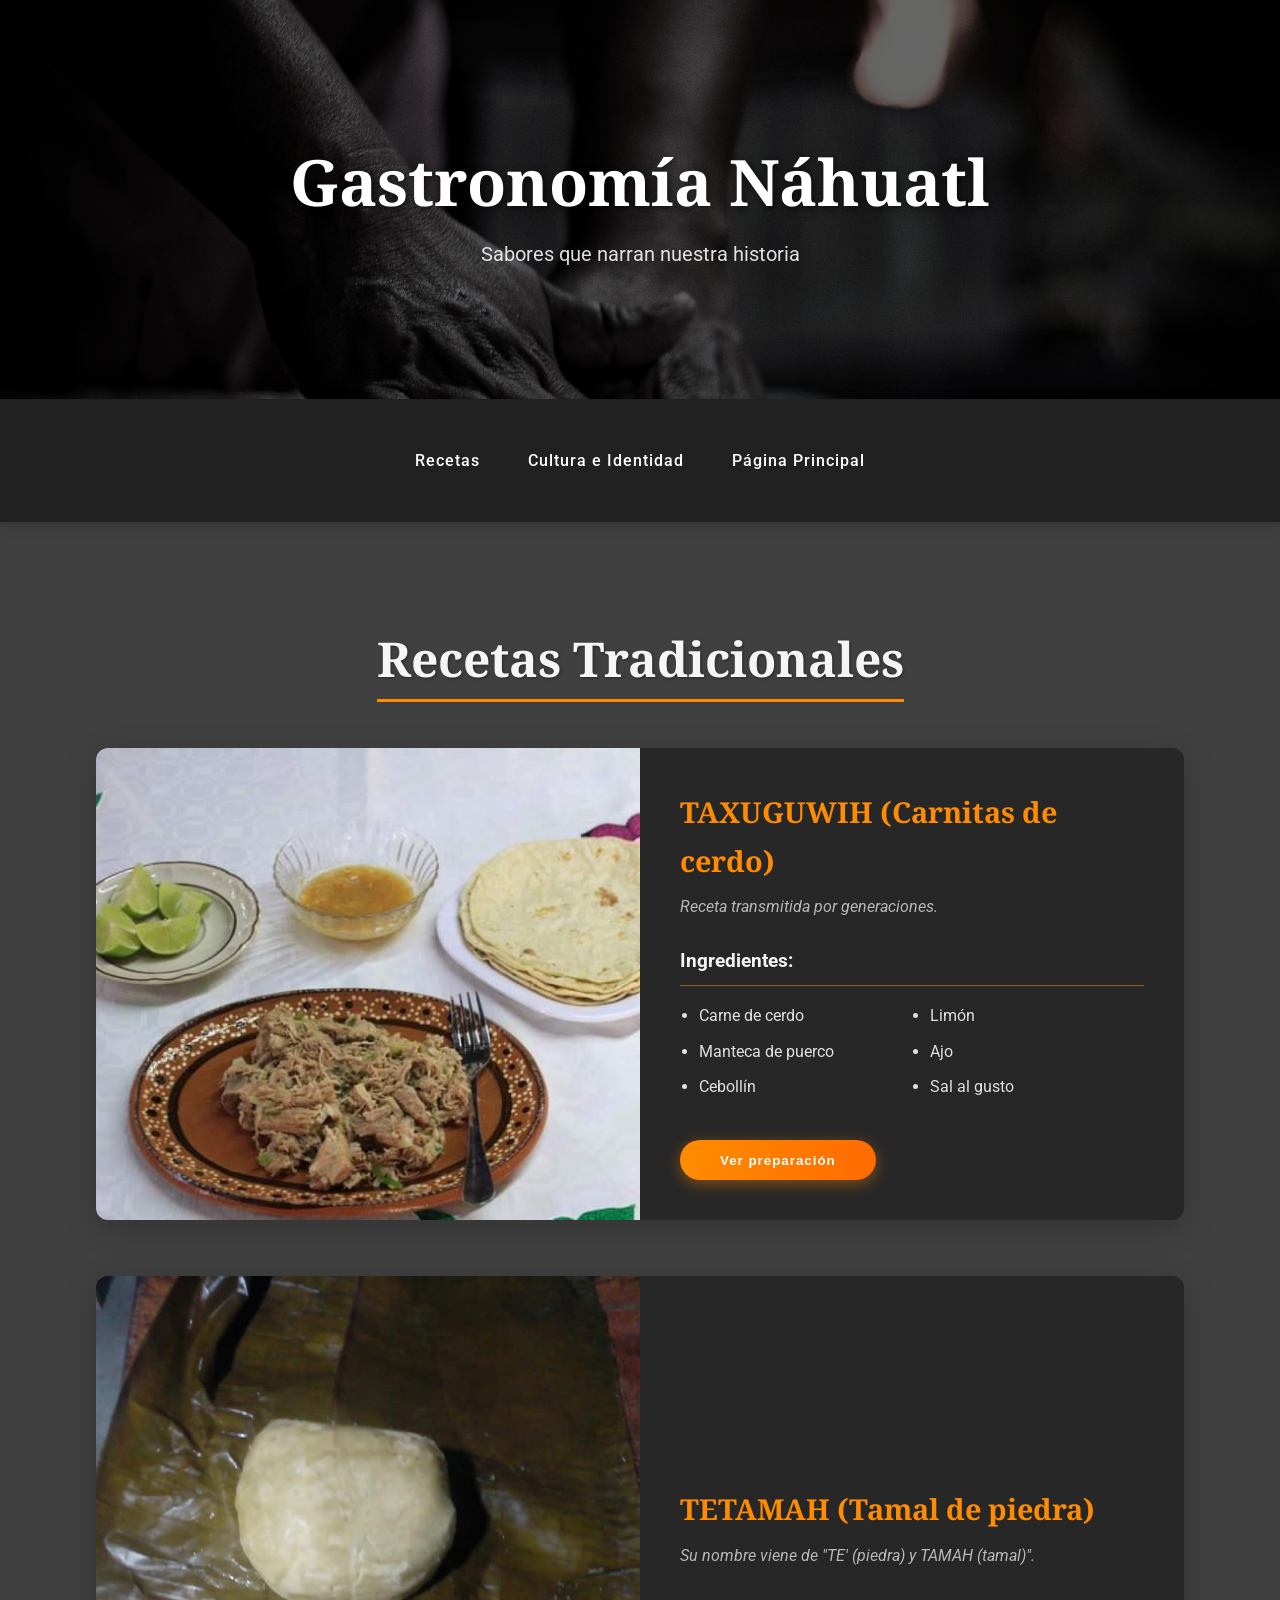
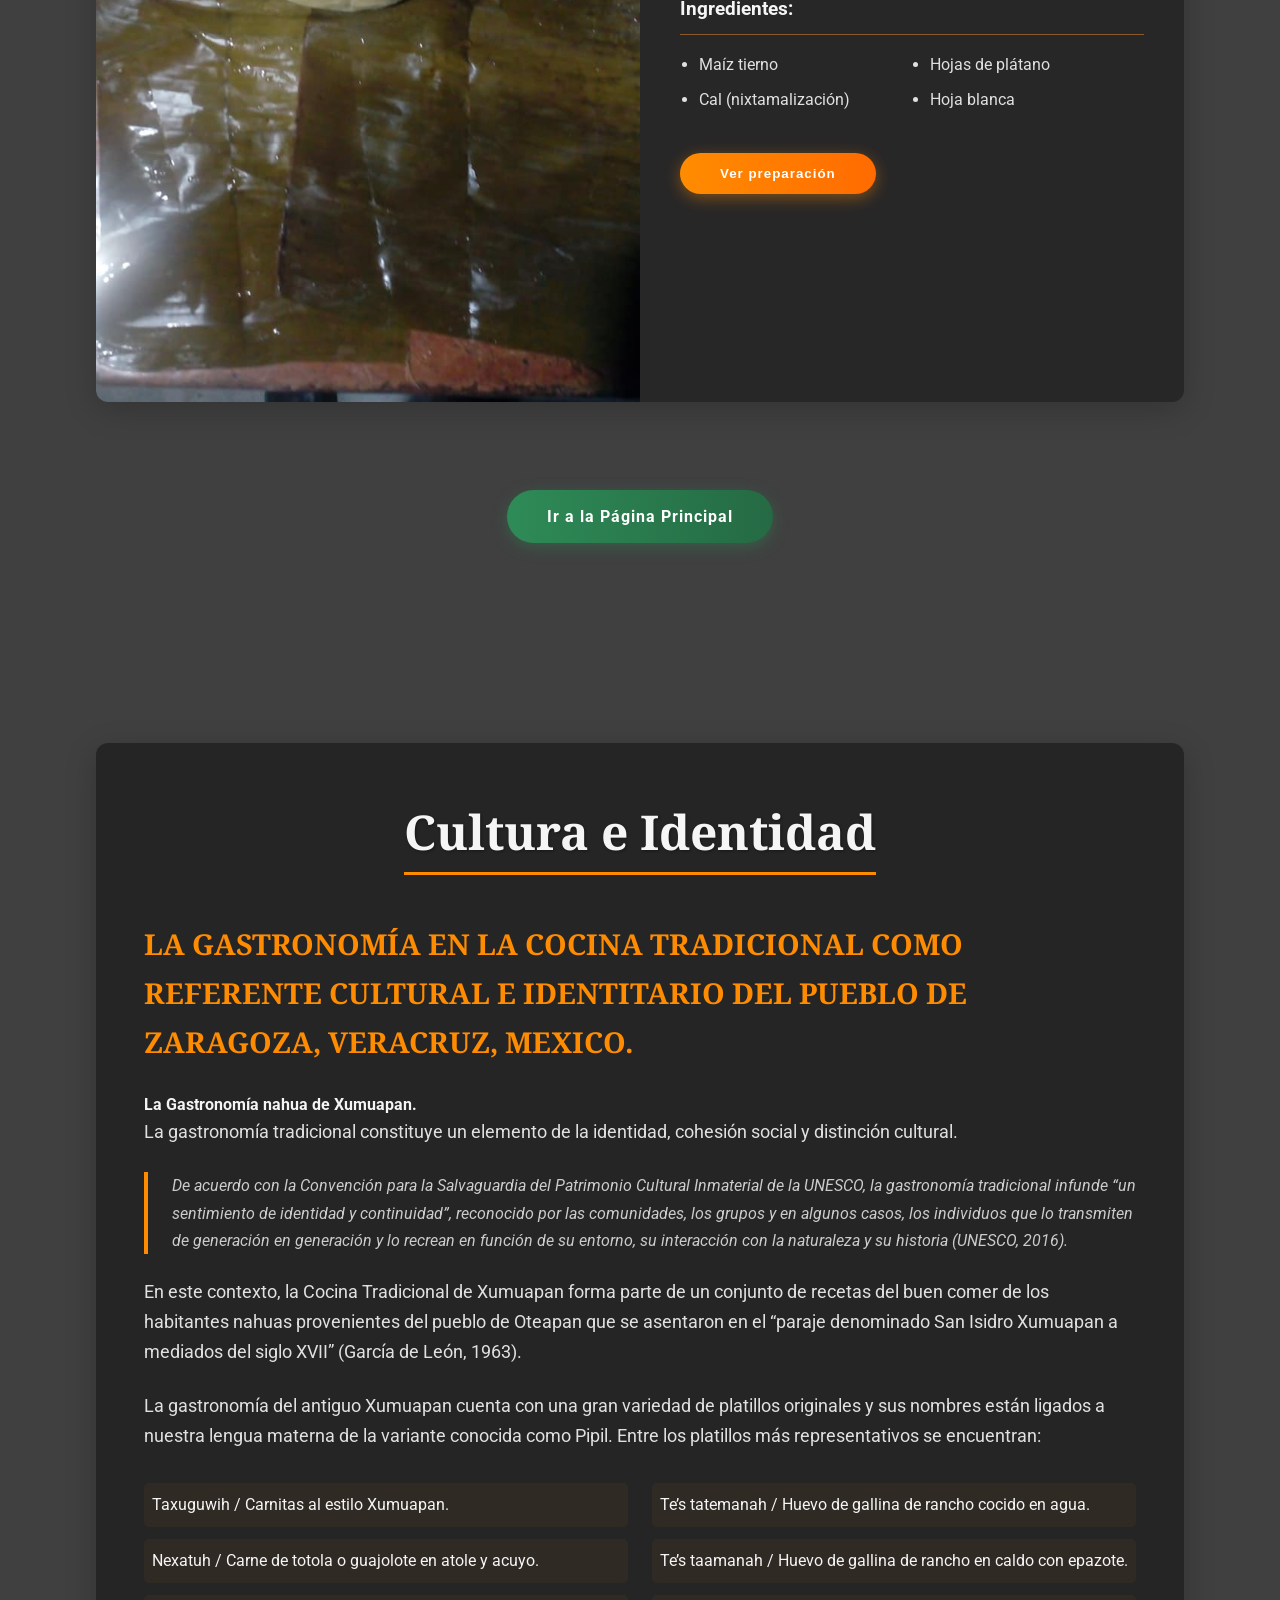
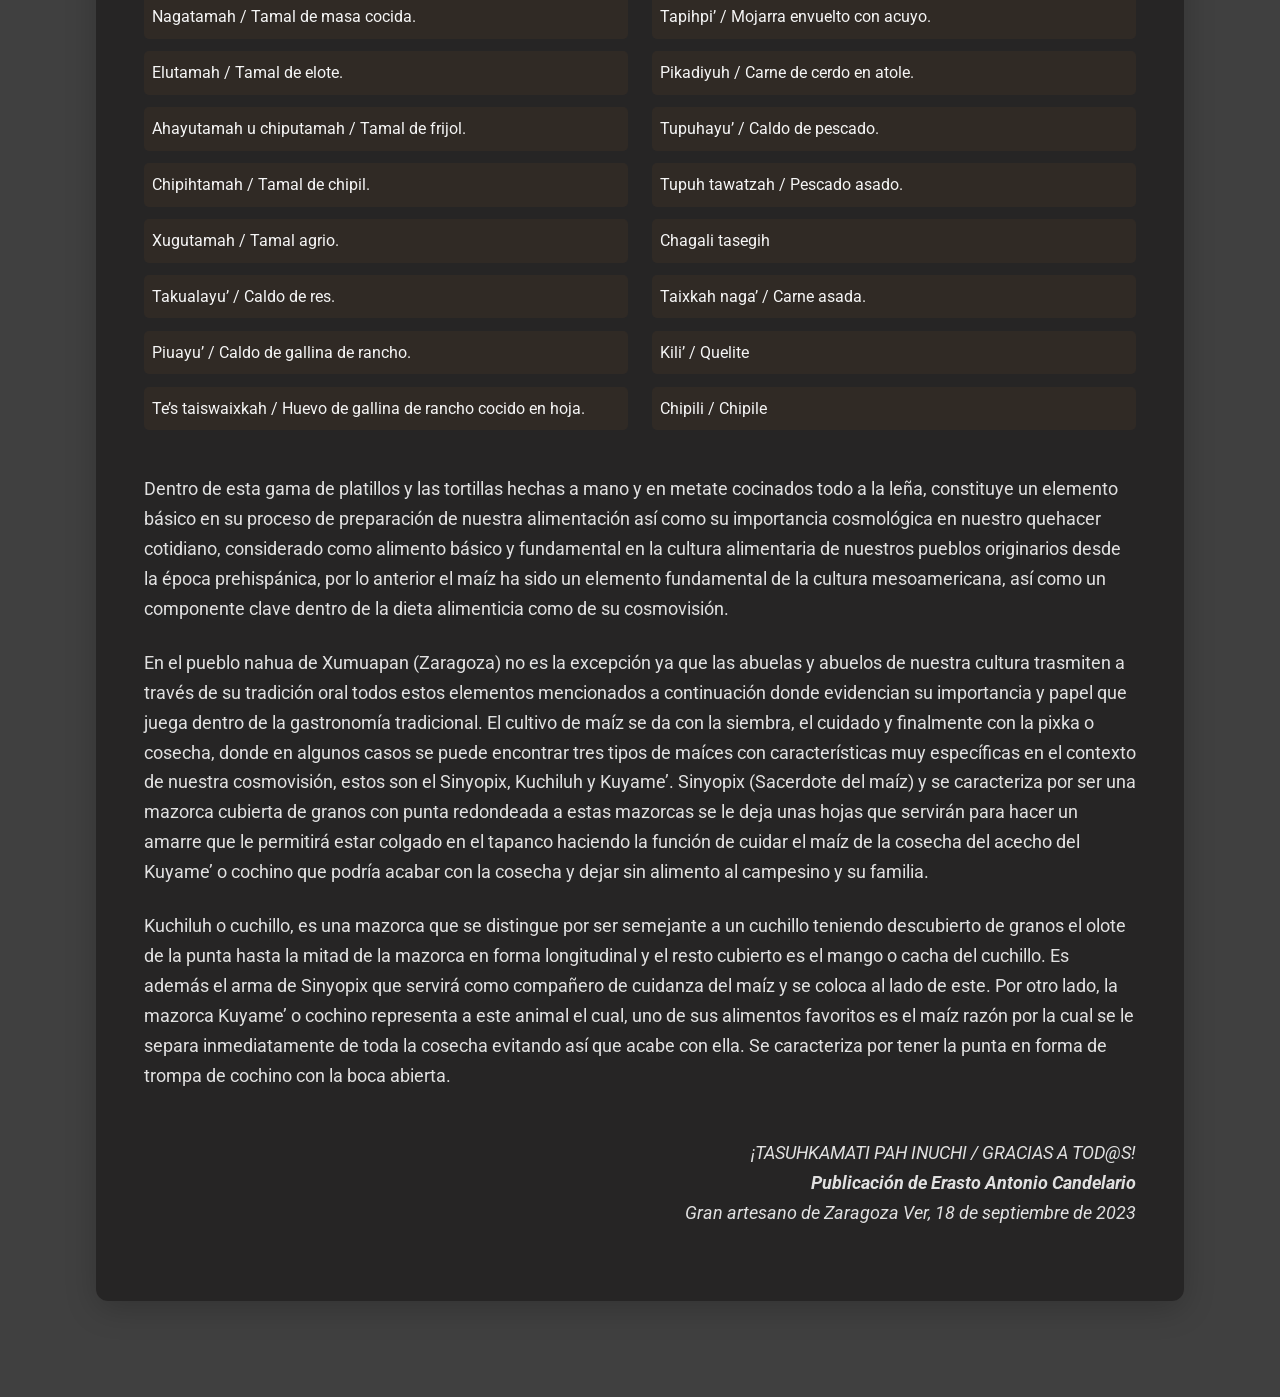
<file: gastronomia.html>
<!DOCTYPE html>
<html lang="es">
<head>
    <meta charset="UTF-8">
    <meta name="viewport" content="width=device-width, initial-scale=1.0">
    <title>Gastronomía Náhuatl | Tunatí Zaragoza </title>
    <link rel="preconnect" href="https://fonts.googleapis.com">
    <link rel="preconnect" href="https://fonts.gstatic.com" crossorigin>
    <link href="https://fonts.googleapis.com/css2?family=Noto+Serif:ital,wght@0,400;0,700;1,400&family=Roboto:wght@400;500;700&display=swap" rel="stylesheet">
    <style>
        /* ===== VARIABLES Y ESTILOS BASE ===== */
        :root {
            --primary-color: #2E8B57; /* Verde tierra */
            --primary-color-rgb: 46, 139, 87;
            --secondary-color: #FF8C00; /* Naranja oscuro */
            --accent-color: #8B5A2B;   /* Café artesanal */
            --accent-color-rgb: 139, 90, 43;
            --dark-color: #1A1A1A;     /* Negro suavizado */
            --light-color: #F5F5F5;
            --text-dark: #333;
            --overlay-color: rgba(0, 0, 0, 0.75);
            --transition: all 0.4s cubic-bezier(0.25, 0.8, 0.25, 1);
        }

        /* ===== RESET Y ESTRUCTURA ===== */
        * {
            margin: 0;
            padding: 0;
            box-sizing: border-box;
        }

        html {
            scroll-behavior: smooth;
        }

        body {
            font-family: 'Roboto', 'Noto Sans', sans-serif;
            line-height: 1.7;
            color: var(--light-color);
            background: 
                linear-gradient(var(--overlay-color), var(--overlay-color)),
                url('https://placehold.co/1920x1080/1A1A1A/333333?text=Fondo+Zaragoza') no-repeat center center/cover fixed;
            position: relative;
            min-height: 100vh;
        }
        
        /* ===== COMPONENTES REUTILIZABLES ===== */
        .container {
            width: 90%;
            max-width: 1200px;
            margin: 0 auto;
            padding: 2rem;
        }

        .section {
            padding: 4rem 0;
        }
        
        .section-title {
            text-align: center;
            font-size: clamp(2rem, 5vw, 3rem);
            font-family: 'Noto Serif', serif;
            margin-bottom: 3rem;
            color: var(--light-color);
            text-shadow: 1px 1px 3px rgba(0,0,0,0.4);
        }

        .section-title span {
            border-bottom: 3px solid var(--secondary-color);
            padding-bottom: 0.5rem;
        }

        /* ===== HEADER Y NAVEGACIÓN ===== */
       .header {
            background: linear-gradient(rgba(0,0,0,0.6), rgba(0,0,0,0.6)), url('assets/img/gastronomia/hero-gastronomia.jpg') no-repeat center center/cover;
            color: white;
            padding: 8rem 0;
            text-align: center;
        }

        .header h1 {
            font-size: clamp(2.5rem, 6vw, 4rem);
            font-family: 'Noto Serif', serif;
            text-shadow: 2px 2px 8px rgba(0,0,0,0.7);
        }
        .header p {
            font-size: 1.25rem;
            color: rgba(245, 245, 245, 0.9);
        }

        .navbar {
            background: rgba(26, 26, 26, 0.8);
            backdrop-filter: blur(10px);
            position: sticky;
            top: 0;
            z-index: 1000;
            box-shadow: 0 4px 12px rgba(0, 0, 0, 0.2);
        }

        .navbar ul {
            display: flex;
            justify-content: center;
            list-style: none;
            flex-wrap: wrap;
        }

        .navbar a {
            color: white;
            text-decoration: none;
            padding: 1rem 1.5rem;
            display: block;
            font-weight: 500;
            letter-spacing: 1px;
            transition: var(--transition);
            position: relative;
        }

        .navbar a::after {
            content: '';
            position: absolute;
            bottom: 0.5rem;
            left: 50%;
            width: 0;
            height: 3px;
            background: var(--secondary-color);
            transition: var(--transition);
            transform: translateX(-50%);
        }

        .navbar a:hover {
            color: var(--secondary-color);
        }

        .navbar a:hover::after {
            width: 70%;
        }
        
        /* ===== TARJETA DE RECETA ===== */
        .recipe-card {
            display: grid;
            grid-template-columns: 1fr 1fr;
            gap: 0;
            align-items: stretch;
            margin-bottom: 3.5rem;
            background: rgba(36, 35, 35, 0.85);
            border-radius: 12px;
            box-shadow: 0 8px 32px rgba(0, 0, 0, 0.2);
            overflow: hidden;
            transition: var(--transition);
        }

        .recipe-card:hover {
            transform: translateY(-8px);
            box-shadow: 0 12px 40px rgba(0, 0, 0, 0.3);
        }
        
        @media (max-width: 820px) {
            .recipe-card { grid-template-columns: 1fr; }
        }
        
        .recipe-image img {
            width: 100%;
            height: 100%;
            object-fit: cover;
            display: block;
        }
        
        .recipe-details {
            padding: 2.5rem;
            display: flex;
            flex-direction: column;
            justify-content: center;
        }

        .recipe-details h3 {
            font-size: 1.8rem;
            font-family: 'Noto Serif', serif;
            color: var(--secondary-color);
            margin-top: 0;
            margin-bottom: 0.5rem;
        }

        .recipe-origin {
            font-style: italic;
            color: rgba(245, 245, 245, 0.7);
            margin-bottom: 1.5rem;
        }
        
        .recipe-details h4 {
            color: var(--light-color);
            font-size: 1.2rem;
            margin-bottom: 1rem;
            border-bottom: 1px solid var(--accent-color);
            padding-bottom: 0.5rem;
        }

        .ingredients-list {
            columns: 2;
            padding-left: 1.2rem;
            color: rgba(245, 245, 245, 0.9);
        }

        .ingredients-list li { margin-bottom: 0.5rem; }

        /* ===== BOTONES (Estilo principal) ===== */
        .cta-button, .main-page-button {
            display: inline-block;
            background: linear-gradient(to right, var(--secondary-color), #FF6B00);
            color: white;
            padding: 0.8rem 2.5rem;
            border-radius: 50px;
            text-decoration: none;
            font-weight: bold;
            letter-spacing: 1px;
            box-shadow: 0 4px 15px rgba(255, 140, 0, 0.4);
            transition: var(--transition);
            border: none;
            cursor: pointer;
            position: relative;
            overflow: hidden;
            margin-top: 2rem;
            align-self: flex-start;
        }
        
        .cta-button::before, .main-page-button::before {
            content: '';
            position: absolute;
            top: 0;
            left: -100%;
            width: 100%;
            height: 100%;
            background: linear-gradient(to right, transparent, rgba(255,255,255,0.2), transparent);
            transition: 0.6s;
        }

        .cta-button:hover, .main-page-button:hover {
            transform: translateY(-3px);
            box-shadow: 0 8px 25px rgba(255, 140, 0, 0.6);
        }

        .cta-button:hover::before, .main-page-button:hover::before {
            left: 100%;
        }
        
        .main-page-button {
            background: linear-gradient(to right, var(--primary-color), #256a44);
            box-shadow: 0 4px 15px rgba(46, 139, 87, 0.4);
        }
        .main-page-button:hover {
             box-shadow: 0 8px 25px rgba(46, 139, 87, 0.6);
        }
        
        .center-button {
            text-align: center;
            margin-top: 3rem;
        }
        
        /* SECCIÓN CULTURAL */
        .cultural-section {
            background: rgba(36, 35, 35, 0.9);
            border-radius: 12px;
            padding: 3rem;
            box-shadow: 0 8px 32px rgba(0, 0, 0, 0.2);
        }
        
        .cultural-section h3 {
            font-family: 'Noto Serif', serif;
            color: var(--secondary-color);
            font-size: 1.8rem;
            margin-bottom: 1.5rem;
        }

        .cultural-section p {
            margin-bottom: 1.5rem;
            font-size: 1.1rem;
            color: rgba(245, 245, 245, 0.9);
        }
        
        .cultural-section blockquote {
            border-left: 4px solid var(--secondary-color);
            margin: 1.5rem 0;
            padding-left: 1.5rem;
            font-style: italic;
            color: rgba(245, 245, 245, 0.8);
        }

        .dish-list {
            list-style: none;
            padding: 0;
            columns: 2;
            gap: 1.5rem;
            margin: 2rem 0;
        }

        @media (max-width: 600px) {
            .dish-list { columns: 1; }
        }
        
        .dish-list li {
            margin-bottom: 0.8rem;
            padding: 0.5rem;
            background: rgba(var(--accent-color-rgb), 0.1);
            border-radius: 5px;
            transition: var(--transition);
        }
        
        .dish-list li:hover {
            background: rgba(var(--accent-color-rgb), 0.2);
            color: var(--secondary-color);
        }
        
        .attribution {
            text-align: right;
            margin-top: 3rem;
            font-style: italic;
            font-size: 1rem;
            color: rgba(245, 245, 245, 0.7);
        }

        /* ===== MODAL ===== */
        .modal {
            display: none; 
            position: fixed;
            z-index: 1001;
            left: 0;
            top: 0;
            width: 100%;
            height: 100%;
            overflow: auto;
            background-color: rgba(0,0,0,0.8);
            backdrop-filter: blur(5px);
        }

        .modal-content {
            background-color: #242323;
            color: var(--light-color);
            margin: 5% auto;
            padding: 40px;
            border-radius: 12px;
            width: 90%;
            max-width: 800px;
            position: relative;
            animation: slideDown 0.5s ease-out;
            box-shadow: 0 8px 32px rgba(0, 0, 0, 0.4);
            border: 1px solid rgba(255,255,255,0.1);
        }
        
        @keyframes slideDown {
            from { transform: translateY(-50px); opacity: 0; }
            to { transform: translateY(0); opacity: 1; }
        }

        .close-modal {
            color: #aaa;
            position: absolute;
            top: 15px;
            right: 25px;
            font-size: 35px;
            font-weight: bold;
            cursor: pointer;
            transition: var(--transition);
        }

        .close-modal:hover, .close-modal:focus {
            color: var(--secondary-color);
            transform: rotate(90deg);
        }

        .modal-recipe-details h3 {
             color: var(--secondary-color);
             font-family: 'Noto Serif', serif;
             font-size: 2.2rem;
             margin-bottom: 1rem;
        }

        .preparation-steps { padding-left: 1.5rem; }
        .preparation-steps li { margin-bottom: 1rem; line-height: 1.8; }
        
        .modal-recipe-details h4 {
            color: var(--light-color);
            font-size: 1.4rem;
            margin-top: 2rem;
            margin-bottom: 1rem;
            border-bottom: 1px solid var(--accent-color);
            padding-bottom: 0.5rem;
        }

        .recipe-tip {
            background-color: rgba(var(--accent-color-rgb), 0.15);
            border-left: 5px solid var(--secondary-color);
            padding: 1rem 1.5rem;
            margin-top: 1.5rem;
            border-radius: 5px;
        }
    </style>
</head>
<body>
    
    <header class="header">
        <h1>Gastronomía Náhuatl</h1>
        <p>Sabores que narran nuestra historia</p>
    </header>
    
    <nav class="navbar">
        <div class="container">
             <ul>
                <li><a href="#recetas">Recetas</a></li>
                <li><a href="#cultura">Cultura e Identidad</a></li>
                <li><a href="index.html">Página Principal</a></li>
            </ul>
        </div>
    </nav>
    
    <main>
        <section id="recetas" class="section">
            <div class="container">
                <h2 class="section-title"><span>Recetas Tradicionales</span></h2>
                
                <!-- RECETA 1: TAXUGUWIH -->
                <div class="recipe-card">
                    <div class="recipe-image"><img src="assets/img/gastronomia/platillo-1.jpg" alt="Carnitas de cerdo al estilo Xumuapan" onerror="this.onerror=null;this.src='https://placehold.co/600x600/A0522D/FFFFFF?text=TAXUGUWIH';"></div>
                    <div class="recipe-details">
                        <h3>TAXUGUWIH (Carnitas de cerdo)</h3>
                        <p class="recipe-origin">Receta transmitida por generaciones.</p>
                        <h4>Ingredientes:</h4>
                        <ul class="ingredients-list">
                            <li>Carne de cerdo</li><li>Manteca de puerco</li><li>Cebollín</li><li>Limón</li><li>Ajo</li><li>Sal al gusto</li>
                        </ul>
                        <button class="cta-button" data-modal-target="#modal-taxuguwih">Ver preparación</button>
                    </div>
                </div>
                
                <!-- RECETA 2: TETAMAH -->
                <div class="recipe-card">
                    <div class="recipe-image"><img src="assets/img/gastronomia/platillo-2.jpg" alt="Tamal de piedra tradicional" onerror="this.onerror=null;this.src='https://placehold.co/600x600/E6D8AD/333333?text=TETAMAH';"></div>
                    <div class="recipe-details">
                        <h3>TETAMAH (Tamal de piedra)</h3>
                        <p class="recipe-origin">Su nombre viene de "TE' (piedra) y TAMAH (tamal)".</p>
                        <h4>Ingredientes:</h4>
                        <ul class="ingredients-list">
                            <li>Maíz tierno</li><li>Cal (nixtamalización)</li><li>Hojas de plátano</li><li>Hoja blanca</li>
                        </ul>
                        <button class="cta-button" data-modal-target="#modal-tetamah">Ver preparación</button>
                    </div>
                </div>

                 <!-- Botón para ir a la página principal -->
                <div class="center-button">
                    <a href="index.html" class="main-page-button">Ir a la Página Principal</a>
                </div>
            </div>
        </section>

        <!-- SECCIÓN CULTURAL -->
        <section id="cultura" class="section">
            <div class="container">
                <div class="cultural-section">
                     <h2 class="section-title"><span>Cultura e Identidad</span></h2>
                    <h3>LA GASTRONOMÍA EN LA COCINA TRADICIONAL COMO REFERENTE CULTURAL E IDENTITARIO DEL PUEBLO DE ZARAGOZA, VERACRUZ, MEXICO.</h3>

                    <h4>La Gastronomía nahua de Xumuapan.</h4>
                    
                    <p>La gastronomía tradicional constituye un elemento de la identidad, cohesión social y distinción cultural.</p>
                    
                    <blockquote>De acuerdo con la Convención para la Salvaguardia del Patrimonio Cultural Inmaterial de la UNESCO, la gastronomía tradicional infunde “un sentimiento de identidad y continuidad”, reconocido por las comunidades, los grupos y en algunos casos, los individuos que lo transmiten de generación en generación y lo recrean en función de su entorno, su interacción con la naturaleza y su historia (UNESCO, 2016).</blockquote>
                    
                    <p>En este contexto, la Cocina Tradicional de Xumuapan forma parte de un conjunto de recetas del buen comer de los habitantes nahuas provenientes del pueblo de Oteapan que se asentaron en el “paraje denominado San Isidro Xumuapan a mediados del siglo XVII” (García de León, 1963).</p>
                    
                    <p>La gastronomía del antiguo Xumuapan cuenta con una gran variedad de platillos originales y sus nombres están ligados a nuestra lengua materna de la variante conocida como Pipil. Entre los platillos más representativos se encuentran:</p>

                    <ul class="dish-list">
                        <li>Taxuguwih / Carnitas al estilo Xumuapan.</li>
                        <li>Nexatuh / Carne de totola o guajolote en atole y acuyo.</li>
                        <li>Nagatamah / Tamal de masa cocida.</li>
                        <li>Elutamah / Tamal de elote.</li>
                        <li>Ahayutamah u chiputamah / Tamal de frijol.</li>
                        <li>Chipihtamah / Tamal de chipil.</li>
                        <li>Xugutamah / Tamal agrio.</li>
                        <li>Takualayu’ / Caldo de res.</li>
                        <li>Piuayu’ / Caldo de gallina de rancho.</li>
                        <li>Te’s taiswaixkah / Huevo de gallina de rancho cocido en hoja.</li>
                        <li>Te’s tatemanah / Huevo de gallina de rancho cocido en agua.</li>
                        <li>Te’s taamanah / Huevo de gallina de rancho en caldo con epazote.</li>
                        <li>Tapihpi’ / Mojarra envuelto con acuyo.</li>
                        <li>Pikadiyuh / Carne de cerdo en atole.</li>
                        <li>Tupuhayu’ / Caldo de pescado.</li>
                        <li>Tupuh tawatzah / Pescado asado.</li>
                        <li>Chagali tasegih</li>
                        <li>Taixkah naga’ / Carne asada.</li>
                        <li>Kili’ / Quelite</li>
                        <li>Chipili / Chipile</li>
                    </ul>

                    <p>Dentro de esta gama de platillos y las tortillas hechas a mano y en metate cocinados todo a la leña, constituye un elemento básico en su proceso de preparación de nuestra alimentación así como su importancia cosmológica en nuestro quehacer cotidiano, considerado como alimento básico y fundamental en la cultura alimentaria de nuestros pueblos originarios desde la época prehispánica, por lo anterior el maíz ha sido un elemento fundamental de la cultura mesoamericana, así como un componente clave dentro de la dieta alimenticia como de su cosmovisión.</p>
                    
                    <p>En el pueblo nahua de Xumuapan (Zaragoza) no es la excepción ya que las abuelas y abuelos de nuestra cultura trasmiten a través de su tradición oral todos estos elementos mencionados a continuación donde evidencian su importancia y papel que juega dentro de la gastronomía tradicional. El cultivo de maíz se da con la siembra, el cuidado y finalmente con la pixka o cosecha, donde en algunos casos se puede encontrar tres tipos de maíces con características muy específicas en el contexto de nuestra cosmovisión, estos son el Sinyopix, Kuchiluh y Kuyame’. Sinyopix (Sacerdote del maíz) y se caracteriza por ser una mazorca cubierta de granos con punta redondeada a estas mazorcas se le deja unas hojas que servirán para hacer un amarre que le permitirá estar colgado en el tapanco haciendo la función de cuidar el maíz de la cosecha del acecho del Kuyame’ o cochino que podría acabar con la cosecha y dejar sin alimento al campesino y su familia.</p>
                    
                    <p>Kuchiluh o cuchillo, es una mazorca que se distingue por ser semejante a un cuchillo teniendo descubierto de granos el olote de la punta hasta la mitad de la mazorca en forma longitudinal y el resto cubierto es el mango o cacha del cuchillo. Es además el arma de Sinyopix que servirá como compañero de cuidanza del maíz y se coloca al lado de este. Por otro lado, la mazorca Kuyame’ o cochino representa a este animal el cual, uno de sus alimentos favoritos es el maíz razón por la cual se le separa inmediatamente de toda la cosecha evitando así que acabe con ella. Se caracteriza por tener la punta en forma de trompa de cochino con la boca abierta.</p>

                    <p class="attribution">
                        ¡TASUHKAMATI PAH INUCHI / GRACIAS A TOD@S!<br>
                        <strong>Publicación de Erasto Antonio Candelario</strong><br>
                        Gran artesano de Zaragoza Ver, 18 de septiembre de 2023
                    </p>
                </div>
            </div>
        </section>
    </main>

    <!-- MODALES DE RECETAS -->
    <div id="modal-taxuguwih" class="modal">
        <div class="modal-content"><span class="close-modal">&times;</span><div class="modal-recipe-details"><h3>Preparación de TAXUGUWIH</h3><p class="recipe-origin">Receta transmitida por generaciones.</p><h4>Procedimiento:</h4><ol class="preparation-steps"><li>Cortar la carne de cerdo en trozos medianos.</li><li>Derretir la manteca de puerco en una olla grande a fuego medio.</li><li>Dorar los trozos de carne hasta que queden bien cocidos.</li><li>Picar finamente el cebollín y el ajo, agregarlos a la carne.</li><li>Exprimir el limón y mezclar bien.</li><li>Cocinar a fuego lento por 1 hora hasta que la carne esté suave.</li><li>Servir caliente con tortillas hechas a mano.</li></ol><h4>Consejo ancestral:</h4><p class="recipe-tip">"La paciencia es clave: el fuego lento permite que los sabores se fusionen como en la tradición náhuatl."</p></div></div>
    </div>
    <div id="modal-tetamah" class="modal">
        <div class="modal-content"><span class="close-modal">&times;</span><div class="modal-recipe-details"><h3>Preparación de TETAMAH</h3><p class="recipe-origin">¡Sa ahwiya' TETAMAH!</p><h4>Procedimiento:</h4><ol class="preparation-steps"><li>Se usa maíz tierno (elote). Primero, se nixtamaliza.</li><li>El maíz nixtamalizado se muele hasta obtener una masa suave.</li><li>Con la masa, se forman bolas grandes.</li><li>Cada bola de masa se envuelve cuidadosamente con hojas de plátano previamente soasadas o con hoja blanca.</li><li>Se colocan los tamales en una olla grande y se ponen a cocer.</li><li>Una vez cocido, el Tetamah se corta en rebanadas gruesas.</li><li>Queda listo para disfrutarse en la cena, y si sobra, es perfecto para el desayuno del día siguiente.</li></ol><h4>Descripción Náhuatl:</h4><p class="recipe-tip">"Se tamah yeh ki mutugandih anga ga musendilih ume tahtuh: TE' wa TAMAH, gawi' TETAMAH. Muchiwa wa sindi yeh kamawa'. Munextamaluwa wa mutisi ma chiwi tixti. Yu tixti mutololohtilia ge'xki gisa wa mupigi sese tololoh wa iswatzapu' u ye'iswa'. Mumana pa se kumi' wa kua' yu'si'ya mukua tatehtegih kahkana'ti'. Kua' muchiwa TETAMAH inuya mukua kua' takualu tayuwa wa dah gasi seyu' tanesi."</p></div></div>
    </div>
    
<script>
    const openModalButtons = document.querySelectorAll('[data-modal-target]');
    const closeModalButtons = document.querySelectorAll('.close-modal');
    function openModal(modal) { if (modal == null) return; modal.style.display = 'block'; }
    function closeModal(modal) { if (modal == null) return; modal.style.display = 'none'; }
    openModalButtons.forEach(button => { button.addEventListener('click', () => { const modal = document.querySelector(button.dataset.modalTarget); openModal(modal); }); });
    closeModalButtons.forEach(button => { button.addEventListener('click', () => { const modal = button.closest('.modal'); closeModal(modal); }); });
    window.addEventListener('click', (event) => { document.querySelectorAll('.modal').forEach(modal => { if (event.target == modal) { closeModal(modal); } }); });
</script>
</body>
</html>
</file>
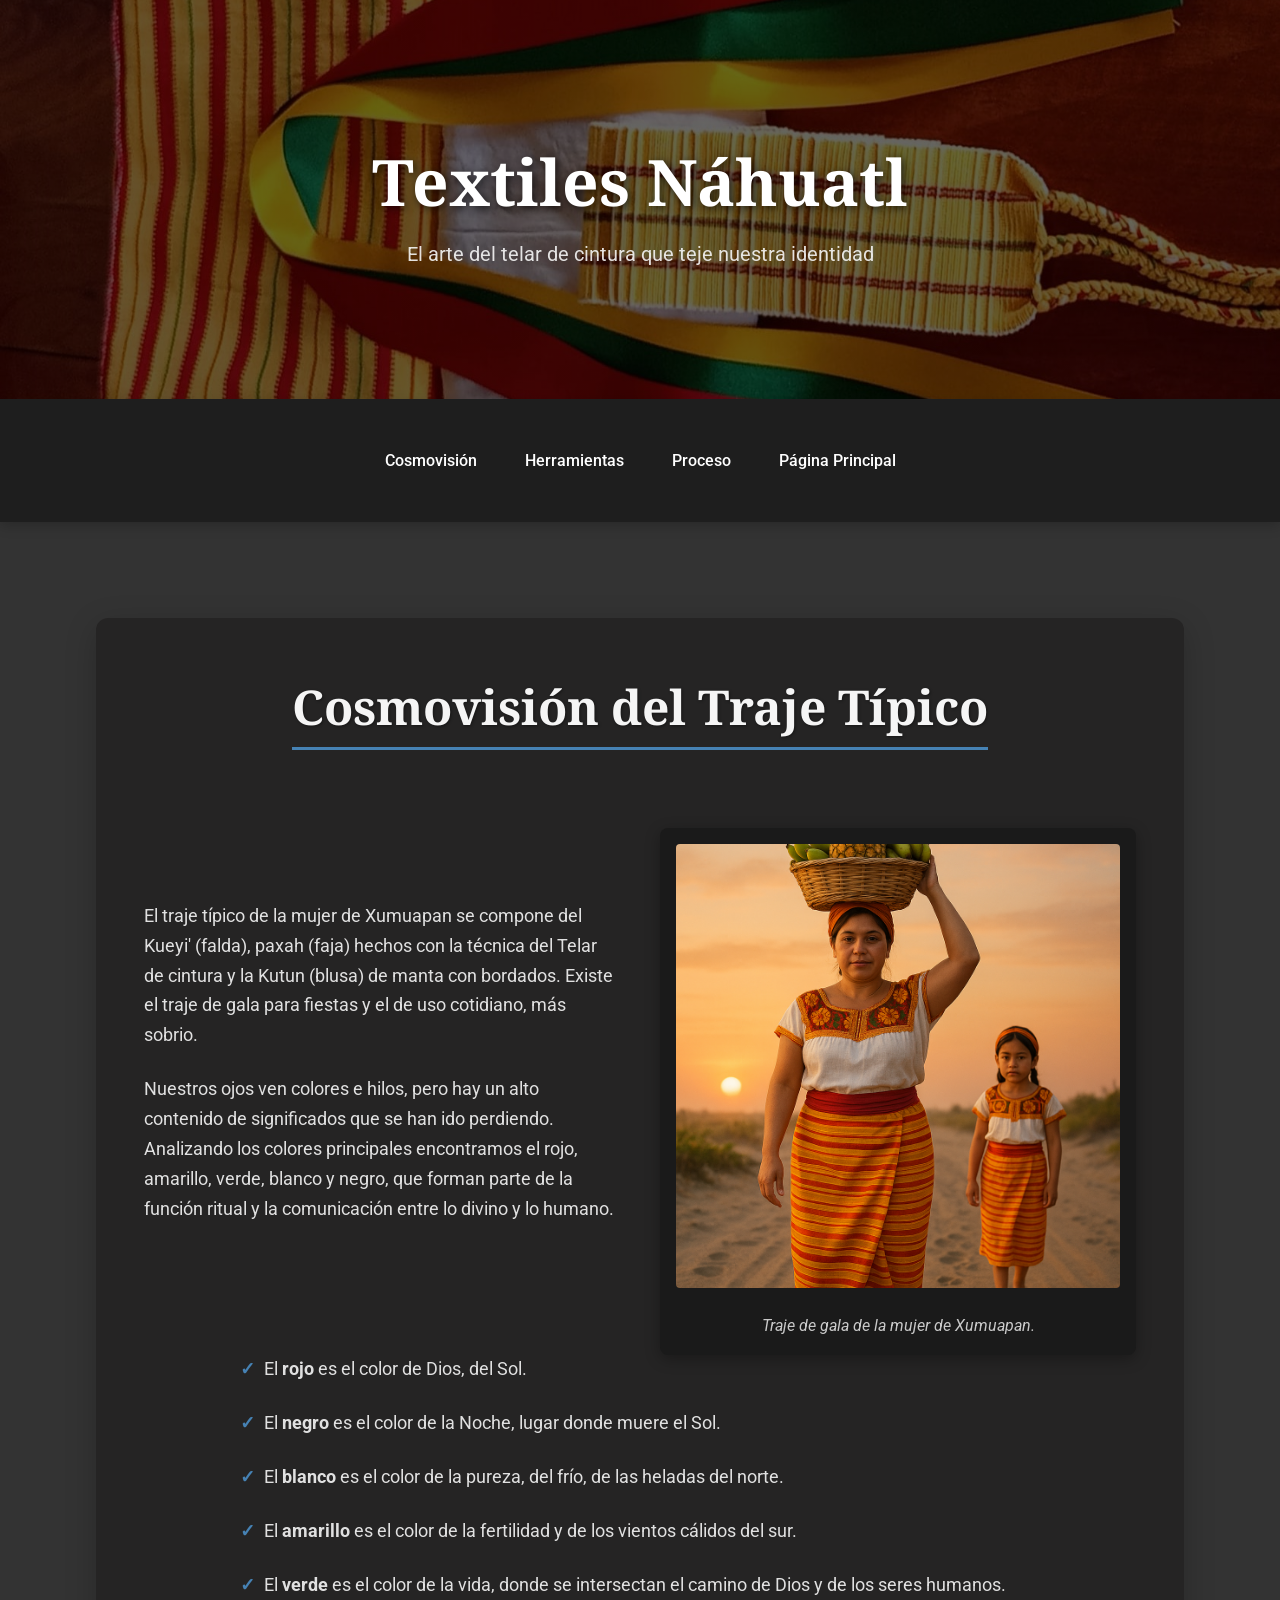
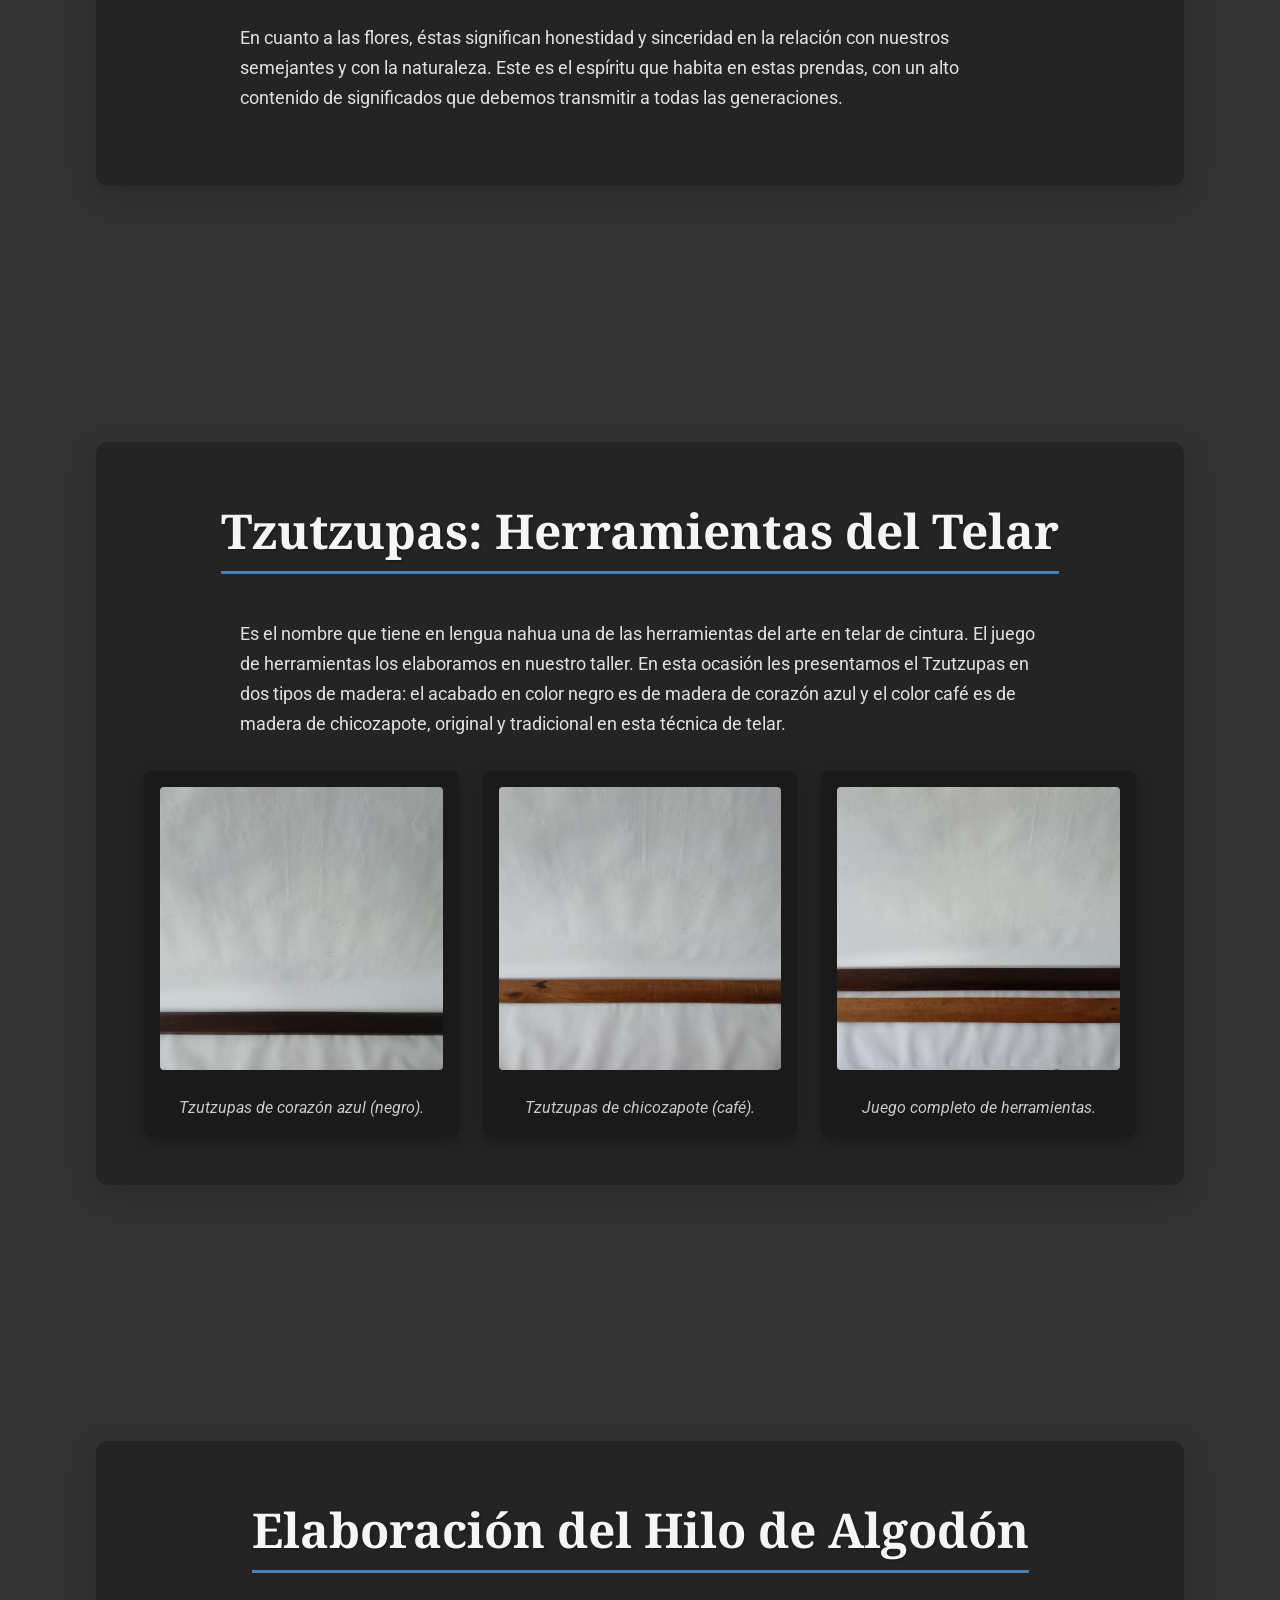
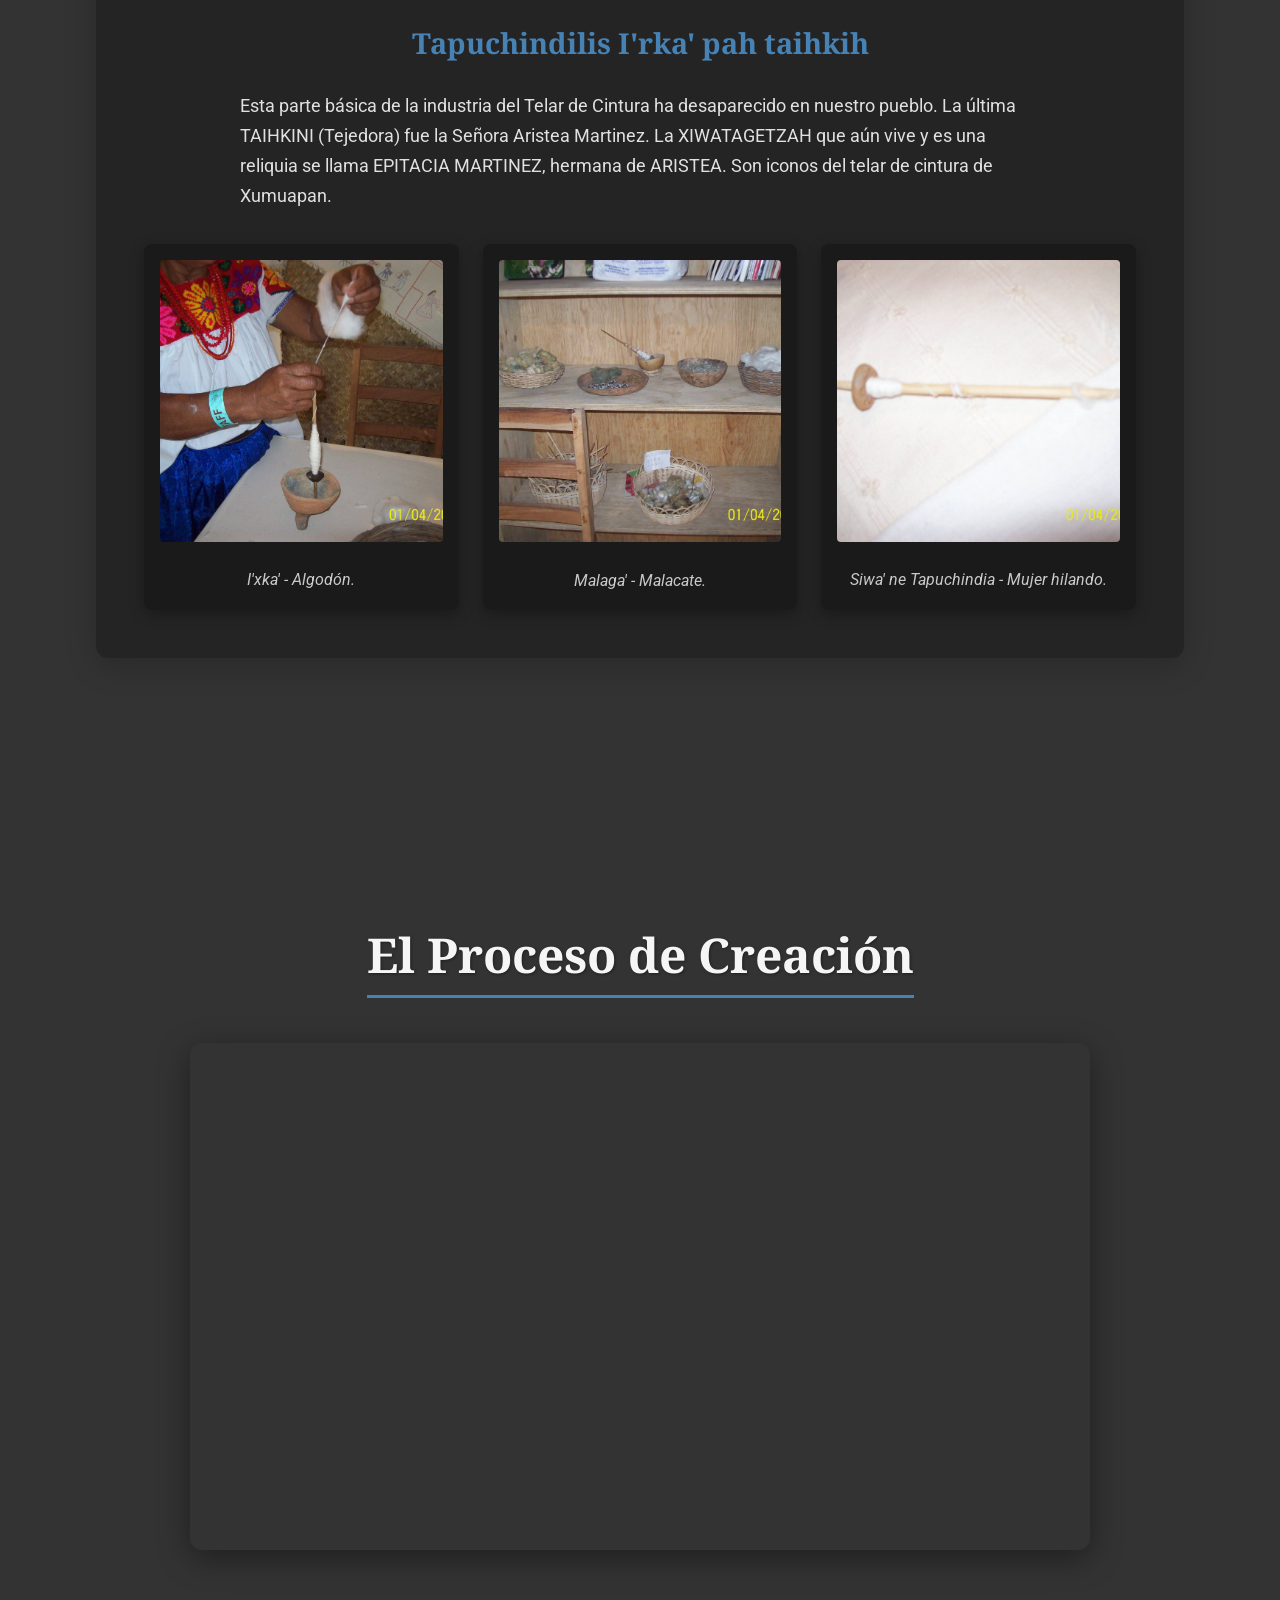
<file: textiles.html>
<!DOCTYPE html>
<html lang="es">
<head>
    <meta charset="UTF-8">
    <meta name="viewport" content="width=device-width, initial-scale=1.0">
    <title>Textiles Náhuatl | Tunatí Zaragoza </title>
    <link rel="preconnect" href="https://fonts.googleapis.com">
    <link rel="preconnect" href="https://fonts.gstatic.com" crossorigin>
    <link href="https://fonts.googleapis.com/css2?family=Noto+Serif:ital,wght@0,400;0,700;1,400&family=Roboto:wght@400;500;700&display=swap" rel="stylesheet">
    <style>
        /* ===== VARIABLES Y ESTILOS BASE (TEMA TEXTILES) ===== */
        :root {
            --primary-color: #8B0000; /* Rojo oscuro (cochinilla) */
            --primary-color-rgb: 139, 0, 0;
            --secondary-color: #4682B4; /* Azul acero (añil) */
            --accent-color: #D2B48C;   /* Canela (tonos tierra) */
            --accent-color-rgb: 210, 180, 140;
            --dark-color: #1A1A1A;     /* Negro suavizado */
            --light-color: #F5F5F5;
            --overlay-color: rgba(0, 0, 0, 0.8);
            --transition: all 0.4s cubic-bezier(0.25, 0.8, 0.25, 1);
        }

        /* ===== RESET Y ESTRUCTURA ===== */
        * { margin: 0; padding: 0; box-sizing: border-box; }
        html { scroll-behavior: smooth; }
        body {
            font-family: 'Roboto', 'Noto Sans', sans-serif;
            line-height: 1.7;
            color: var(--light-color);
            background: 
                linear-gradient(var(--overlay-color), var(--overlay-color)),
                url('https://placehold.co/1920x1080/1A1A1A/333333?text=Fondo+Zaragoza') no-repeat center center/cover fixed;
        }
        
        /* ===== COMPONENTES REUTILIZABLES ===== */
        .container { width: 90%; max-width: 1200px; margin: 0 auto; padding: 2rem; }
        .section { padding: 4rem 0; }
        .section-title {
            text-align: center;
            font-size: clamp(2rem, 5vw, 3rem);
            font-family: 'Noto Serif', serif;
            margin-bottom: 3rem;
            color: var(--light-color);
            text-shadow: 1px 1px 3px rgba(0,0,0,0.4);
        }
        .section-title span { border-bottom: 3px solid var(--secondary-color); padding-bottom: 0.5rem; }

        /* ===== HEADER Y NAVEGACIÓN ===== */
        .header {
            background: linear-gradient(rgba(0,0,0,0.6), rgba(0,0,0,0.6)), url('assets/img/textiles/hero-textiles.jpg') no-repeat center center/cover;
            color: white;
            padding: 8rem 0;
            text-align: center;
        }
        .header h1 { font-size: clamp(2.5rem, 6vw, 4rem); font-family: 'Noto Serif', serif; text-shadow: 2px 2px 8px rgba(0,0,0,0.7); }
        .header p { font-size: 1.25rem; color: rgba(245, 245, 245, 0.9); }
        .navbar {
            background: rgba(26, 26, 26, 0.8);
            backdrop-filter: blur(10px);
            position: sticky; top: 0; z-index: 1000;
            box-shadow: 0 4px 12px rgba(0, 0, 0, 0.2);
        }
        .navbar ul { display: flex; justify-content: center; list-style: none; flex-wrap: wrap; }
        .navbar a { color: white; text-decoration: none; padding: 1rem 1.5rem; display: block; font-weight: 500; transition: var(--transition); position: relative; }
        .navbar a::after { content: ''; position: absolute; bottom: 0.5rem; left: 50%; width: 0; height: 3px; background: var(--secondary-color); transition: var(--transition); transform: translateX(-50%); }
        .navbar a:hover { color: var(--secondary-color); }
        .navbar a:hover::after { width: 70%; }
        
        /* ===== DISEÑO DE SECCIONES DE CONTENIDO ===== */
        .content-section {
            background: rgba(36, 35, 35, 0.9);
            border-radius: 12px;
            padding: 3rem;
            box-shadow: 0 8px 32px rgba(0, 0, 0, 0.2);
            margin-bottom: 4rem;
        }
        .content-section h3 {
            font-family: 'Noto Serif', serif;
            color: var(--secondary-color);
            font-size: 1.8rem;
            margin-bottom: 1.5rem;
            text-align: center;
        }
        .content-section p, .content-section li {
            font-size: 1.1rem;
            color: rgba(245, 245, 245, 0.9);
            max-width: 80ch;
            margin-left: auto;
            margin-right: auto;
            margin-bottom: 1.5rem;
        }
        .content-section ul {
             list-style: none;
             padding-left: 0;
        }
         .content-section ul li {
            padding-left: 1.5rem;
            position: relative;
        }
        .content-section ul li::before {
            content: '✓';
            color: var(--secondary-color);
            position: absolute;
            left: 0;
            font-weight: bold;
        }
        
        .content-layout {
            display: grid;
            grid-template-columns: 1fr 1fr;
            gap: 2.5rem;
            align-items: center;
        }
        @media (max-width: 800px) {
            .content-layout { grid-template-columns: 1fr; }
        }
        
        /* ===== GALERÍA DE IMÁGENES ===== */
        .image-gallery {
            display: grid;
            grid-template-columns: repeat(auto-fit, minmax(250px, 1fr));
            gap: 1.5rem;
            margin-top: 2rem;
        }
        .gallery-item {
            background: var(--dark-color);
            padding: 1rem;
            border-radius: 8px;
            text-align: center;
            box-shadow: 0 4px 15px rgba(0,0,0,0.3);
            transition: var(--transition);
        }
        .gallery-item:hover {
            transform: translateY(-5px) scale(1.03);
            box-shadow: 0 8px 25px rgba(0,0,0,0.5);
        }
        .gallery-item img {
            width: 100%;
            height: auto;
            aspect-ratio: 1 / 1;
            object-fit: cover;
            border-radius: 4px;
            margin-bottom: 1rem;
            cursor: pointer; /* Añadido para indicar que es clickeable */
        }
        .gallery-item figcaption {
            font-style: italic;
            color: rgba(245, 245, 245, 0.8);
        }
        
        /* VIDEO */
        .video-container { margin: 3rem auto; max-width: 900px; }
        .video-wrapper { position: relative; padding-bottom: 56.25%; height: 0; overflow: hidden; border-radius: 12px; box-shadow: 0 8px 32px rgba(0, 0, 0, 0.4); }
        .video-wrapper iframe { position: absolute; top: 0; left: 0; width: 100%; height: 100%; }
        
        /* ===== MODAL PARA IMÁGENES (LIGHTBOX) ===== */
        .image-modal {
            display: none;
            position: fixed;
            z-index: 1001;
            padding-top: 50px;
            left: 0;
            top: 0;
            width: 100%;
            height: 100%;
            overflow: auto;
            background-color: rgba(0,0,0,0.9);
            transition: opacity 0.4s ease;
        }

        .image-modal-content {
            margin: auto;
            display: block;
            width: auto;
            max-width: 90%;
            max-height: 85vh;
            animation-name: zoom;
            animation-duration: 0.6s;
        }

        @keyframes zoom {
            from {transform:scale(0)}
            to {transform:scale(1)}
        }

        .close-modal-img {
            position: absolute;
            top: 15px;
            right: 35px;
            color: #f1f1f1;
            font-size: 40px;
            font-weight: bold;
            transition: 0.3s;
        }

        .close-modal-img:hover,
        .close-modal-img:focus {
            color: #bbb;
            text-decoration: none;
            cursor: pointer;
        }
    </style>
</head>
<body>
    
    <header class="header">
        <h1>Textiles Náhuatl</h1>
        <p>El arte del telar de cintura que teje nuestra identidad</p>
    </header>
    
    <nav class="navbar">
        <div class="container">
             <ul>
                <li><a href="#cosmovision">Cosmovisión</a></li>
                <li><a href="#herramientas">Herramientas</a></li>
                <li><a href="#proceso">Proceso</a></li>
                <li><a href="index.html">Página Principal</a></li>
            </ul>
        </div>
    </nav>
    
    <main>
        <!-- SECCIÓN 1: COSMOVISIÓN -->
        <section id="cosmovision" class="section">
            <div class="container">
                <div class="content-section">
                    <h2 class="section-title"><span>Cosmovisión del Traje Típico</span></h2>
                    <div class="content-layout">
                        <div class="text-content">
                            <p>El traje típico de la mujer de Xumuapan se compone del Kueyi' (falda), paxah (faja) hechos con la técnica del Telar de cintura y la Kutun (blusa) de manta con bordados. Existe el traje de gala para fiestas y el de uso cotidiano, más sobrio.</p>
                            <p>Nuestros ojos ven colores e hilos, pero hay un alto contenido de significados que se han ido perdiendo. Analizando los colores principales encontramos el rojo, amarillo, verde, blanco y negro, que forman parte de la función ritual y la comunicación entre lo divino y lo humano.</p>
                        </div>
                        <div class="image-gallery" style="grid-template-columns: 1fr;">
                             <figure class="gallery-item">
                                <img src="assets/img/textiles/traje-gala.png" alt="Traje de gala de Xumuapan" onerror="this.onerror=null;this.src='https://placehold.co/500x500/8B0000/FFFFFF?text=Traje+de+Gala'">
                                <figcaption>Traje de gala de la mujer de Xumuapan.</figcaption>
                            </figure>
                        </div>
                    </div>
                    <ul>
                        <li>El <strong>rojo</strong> es el color de Dios, del Sol.</li>
                        <li>El <strong>negro</strong> es el color de la Noche, lugar donde muere el Sol.</li>
                        <li>El <strong>blanco</strong> es el color de la pureza, del frío, de las heladas del norte.</li>
                        <li>El <strong>amarillo</strong> es el color de la fertilidad y de los vientos cálidos del sur.</li>
                        <li>El <strong>verde</strong> es el color de la vida, donde se intersectan el camino de Dios y de los seres humanos.</li>
                    </ul>
                    <p>En cuanto a las flores, éstas significan honestidad y sinceridad en la relación con nuestros semejantes y con la naturaleza. Este es el espíritu que habita en estas prendas, con un alto contenido de significados que debemos transmitir a todas las generaciones.</p>
                </div>
            </div>
        </section>

        <!-- SECCIÓN 2: TZUTZUPAS -->
        <section id="herramientas" class="section">
            <div class="container">
                <div class="content-section">
                    <h2 class="section-title"><span>Tzutzupas: Herramientas del Telar</span></h2>
                    <p>Es el nombre que tiene en lengua nahua una de las herramientas del arte en telar de cintura. El juego de herramientas los elaboramos en nuestro taller. En esta ocasión les presentamos el Tzutzupas en dos tipos de madera: el acabado en color negro es de madera de corazón azul y el color café es de madera de chicozapote, original y tradicional en esta técnica de telar.</p>
                    <div class="image-gallery">
                        <figure class="gallery-item">
                            <img src="assets/img/textiles/tzutzupas-1.jpg" alt="Herramienta Tzutzupas de corazón azul" onerror="this.onerror=null;this.src='https://placehold.co/400x400/1A1A1A/FFFFFF?text=Tzutzupas+Negro'">
                            <figcaption>Tzutzupas de corazón azul (negro).</figcaption>
                        </figure>
                        <figure class="gallery-item">
                           <img src="assets/img/textiles/tzutzupas-2.jpg" alt="Herramienta Tzutzupas de chicozapote" onerror="this.onerror=null;this.src='https://placehold.co/400x400/D2B48C/000000?text=Tzutzupas+Caf%C3%A9'">
                            <figcaption>Tzutzupas de chicozapote (café).</figcaption>
                        </figure>
                        <figure class="gallery-item">
                            <img src="assets/img/textiles/tzutzupas-3.jpg" alt="Juego de herramientas de telar de cintura" onerror="this.onerror=null;this.src='https://placehold.co/400x400/4682B4/FFFFFF?text=Herramientas'">
                            <figcaption>Juego completo de herramientas.</figcaption>
                        </figure>
                    </div>
                </div>
            </div>
        </section>

        <!-- SECCIÓN 3: PROCESO -->
        <section id="proceso" class="section">
            <div class="container">
                <div class="content-section">
                    <h2 class="section-title"><span>Elaboración del Hilo de Algodón</span></h2>
                    <h3>Tapuchindilis I'rka' pah taihkih</h3>
                    <p>Esta parte básica de la industria del Telar de Cintura ha desaparecido en nuestro pueblo. La última TAIHKINI (Tejedora) fue la Señora Aristea Martinez. La XIWATAGETZAH que aún vive y es una reliquia se llama EPITACIA MARTINEZ, hermana de ARISTEA. Son iconos del telar de cintura de Xumuapan.</p>
                    <div class="image-gallery">
                        <figure class="gallery-item">
                            <img src="assets/img/textiles/proceso-1.jpg" alt="Algodón natural (I'xka')" onerror="this.onerror=null;this.src='https://placehold.co/400x400/F5F5F5/000000?text=I%27xka%27'">
                            <figcaption>I'xka' - Algodón.</figcaption>
                        </figure>
                        <figure class="gallery-item">
                            <img src="assets/img/textiles/proceso-2.jpg" alt="Malacate para hilar (Malaga')" onerror="this.onerror=null;this.src='https://placehold.co/400x400/8B4513/FFFFFF?text=Malaga%27'">
                            <figcaption>Malaga' - Malacate.</figcaption>
                        </figure>
                        <figure class="gallery-item">
                            <img src="assets/img/textiles/proceso-3.jpg" alt="Mujer hilando (Siwa' ne Tapuchindia)" onerror="this.onerror=null;this.src='https://placehold.co/400x400/A0522D/FFFFFF?text=Siwa%27+ne+Tapuchindia'">
                            <figcaption>Siwa' ne Tapuchindia - Mujer hilando.</figcaption>
                        </figure>
                    </div>
                </div>
            </div>
        </section>
        
        <!-- SECCIÓN DE VIDEO ORIGINAL -->
        <section class="section">
             <div class="container">
                  <h2 class="section-title"><span>El Proceso de Creación</span></h2>
                  <div class="video-container">
                      <div class="video-wrapper">
                          <iframe width="100%" height="400" src="https://www.youtube.com/embed/oZFbwI2UYeo" frameborder="0" allow="accelerometer; autoplay; clipboard-write; encrypted-media; gyroscope; picture-in-picture" allowfullscreen></iframe>
                      </div>
                  </div>
             </div>
        </section>
    </main>

    <!-- Modal para expandir imágenes -->
    <div id="imageModal" class="image-modal">
        <span class="close-modal-img">&times;</span>
        <img class="image-modal-content" id="expandedImg">
    </div>

<script>
    // Script para el modal de imágenes
    document.addEventListener('DOMContentLoaded', function() {
        const imageModal = document.getElementById("imageModal");
        if (!imageModal) return;

        const modalImg = document.getElementById("expandedImg");
        const galleryImages = document.querySelectorAll(".gallery-item img");
        const span = document.getElementsByClassName("close-modal-img")[0];

        galleryImages.forEach(img => {
            img.onclick = function(){
                imageModal.style.display = "block";
                modalImg.src = this.src;
            }
        });

        if (span) {
            span.onclick = function() { 
                imageModal.style.display = "none";
            }
        }

        // Cierra el modal si se hace clic fuera de la imagen
        imageModal.onclick = function(event) {
            if (event.target == imageModal) {
                imageModal.style.display = "none";
            }
        }
    });
</script>

</body>
</html>
</file>
